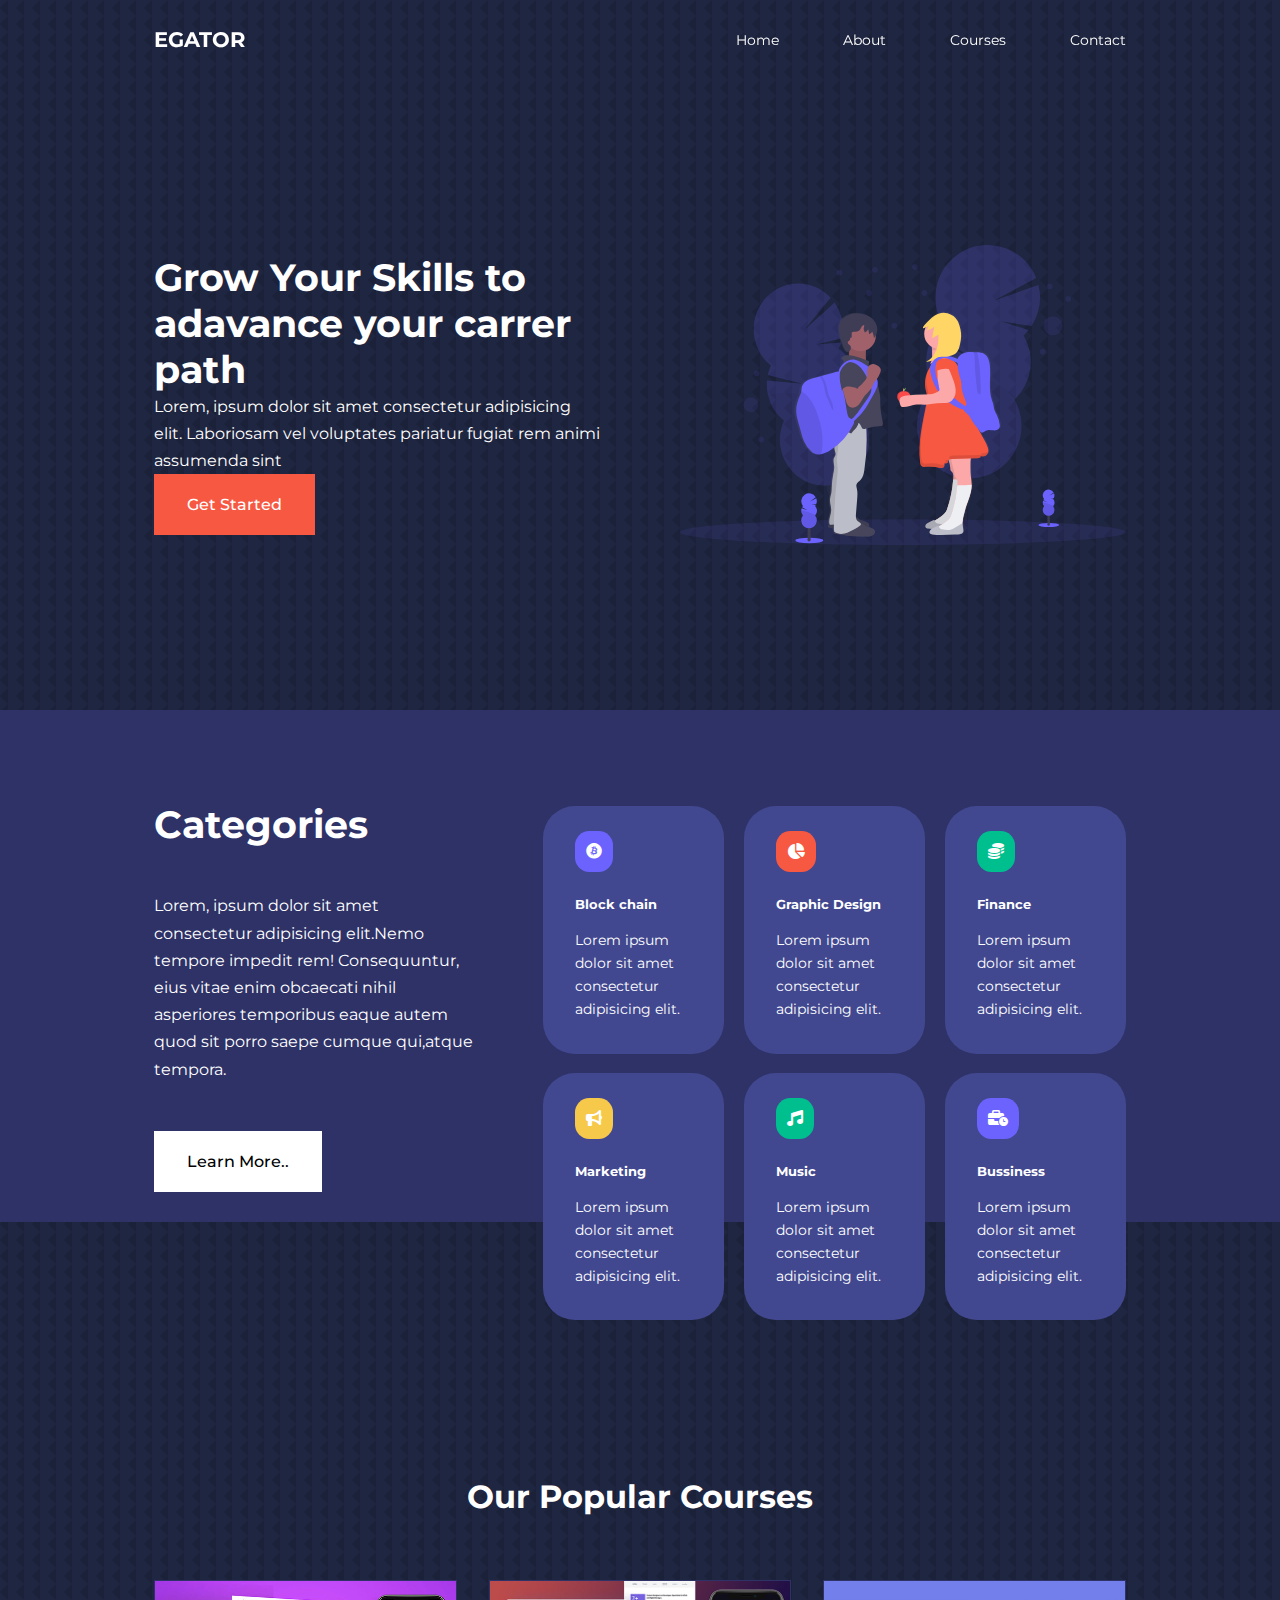
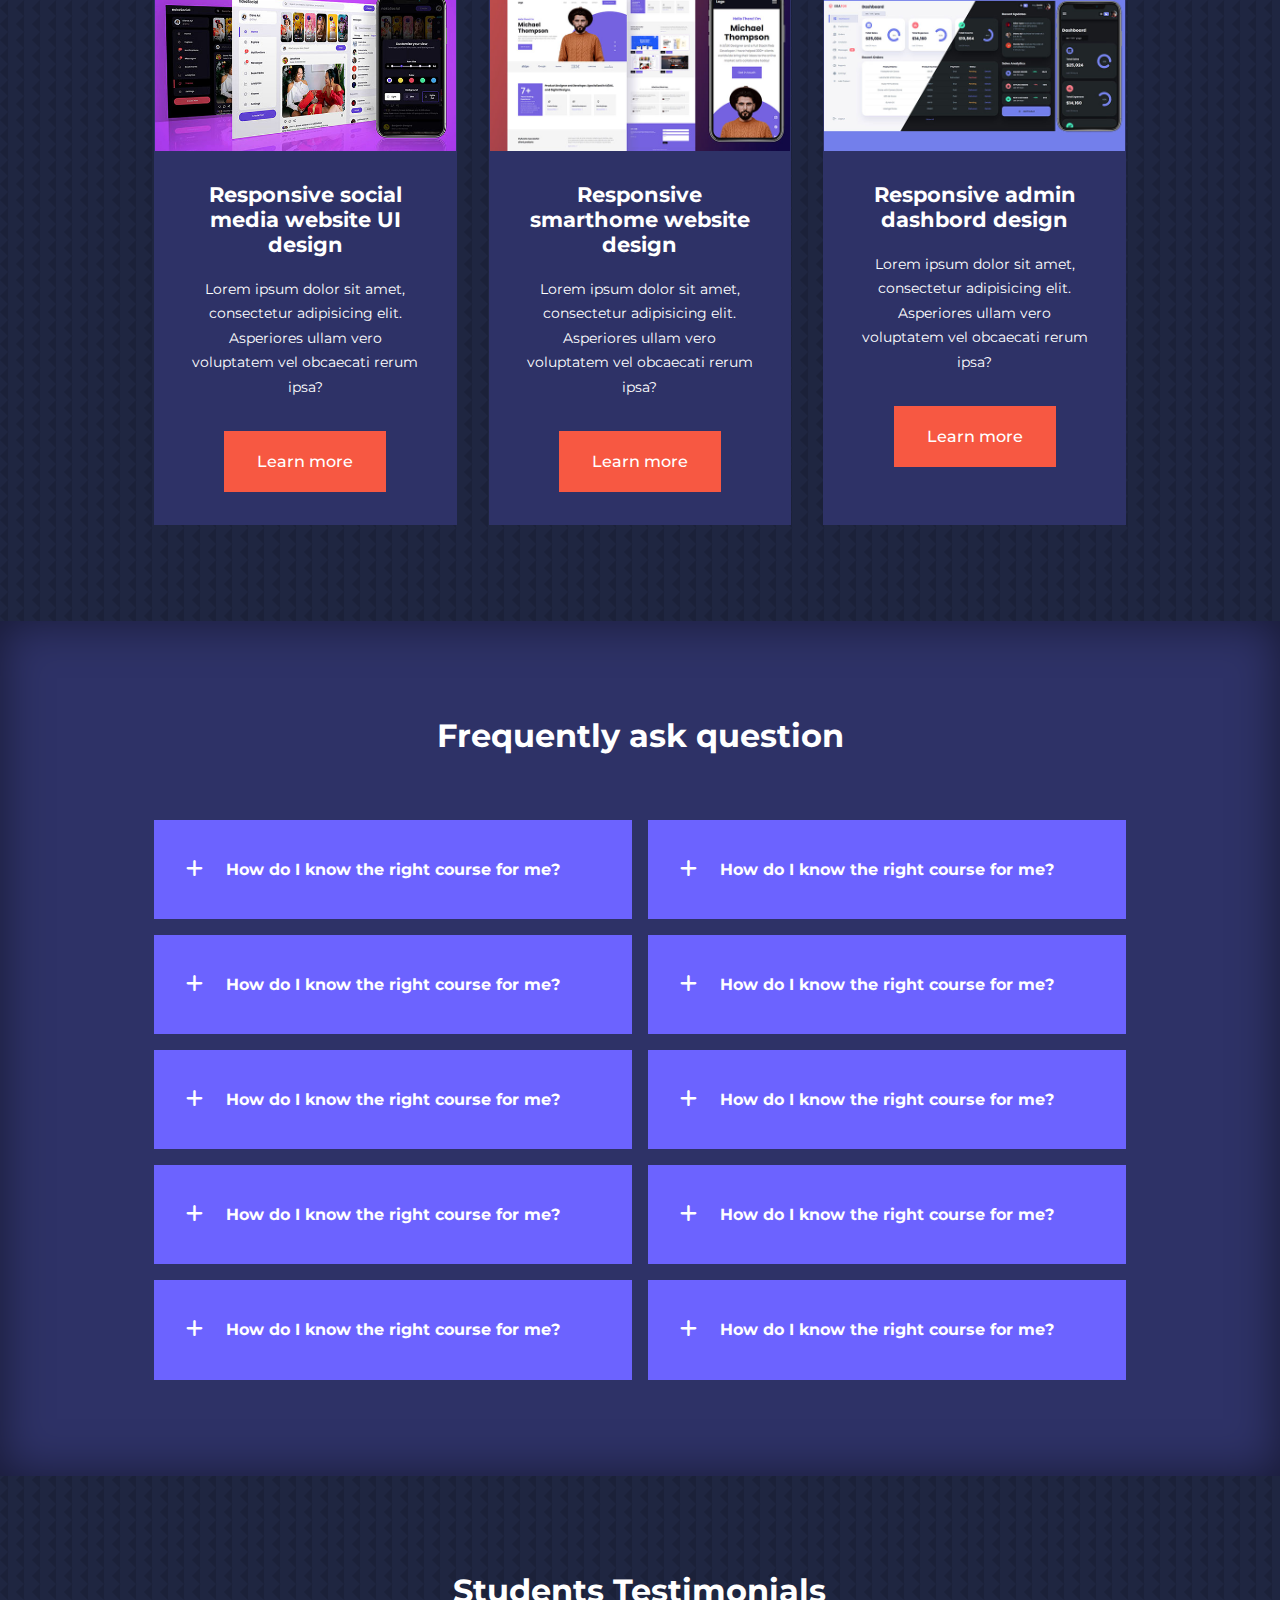
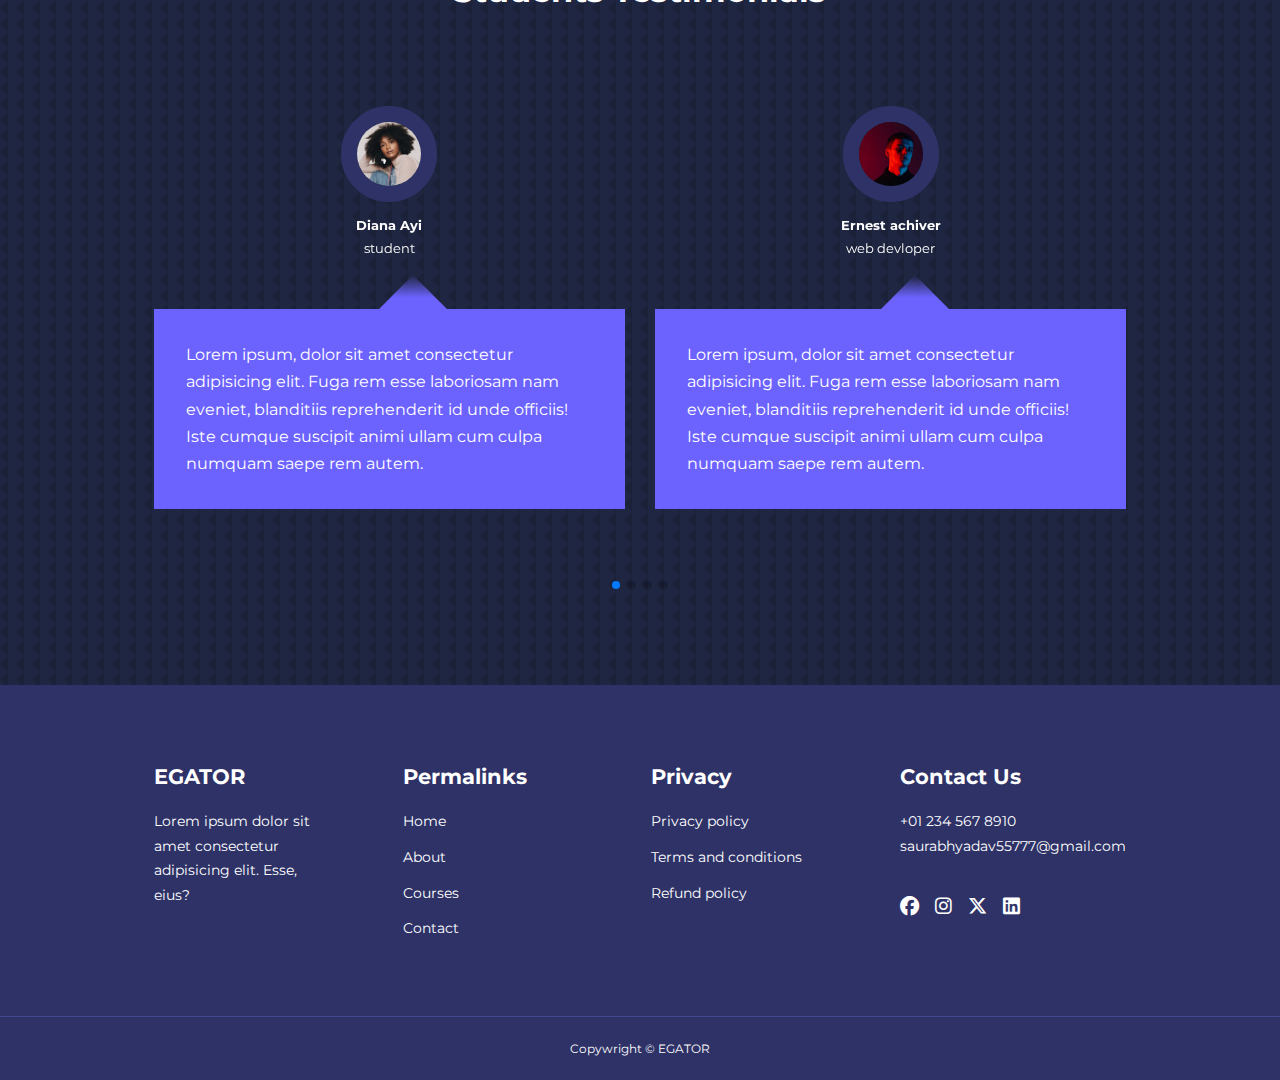
<file: index.html>
<!DOCTYPE html>
<html lang="en">

<head>
    <meta charset="UTF-8">
    <meta name="viewport" content="width=device-width, initial-scale=1.0">
    <title>Responsive multipage Eduation website using HTML, CSS & JavaScript</title>
    <link rel="stylesheet" href="style/style.css">
    <!-- FontAwsome -->
    <link rel="stylesheet" href="https://cdnjs.cloudflare.com/ajax/libs/font-awesome/6.4.2/css/all.min.css">

    <!-- Google Font -->
    <link rel="preconnect" href="https://fonts.googleapis.com">
    <link rel="preconnect" href="https://fonts.gstatic.com" crossorigin>
    <link
        href="https://fonts.googleapis.com/css2?family=Montserrat:wght@300;400;500;600;700;800;900&family=Poppins&display=swap"
        rel="stylesheet">
    <!-- Swiper js -->
    <link rel="stylesheet" href="https://cdn.jsdelivr.net/npm/swiper@10/swiper-bundle.min.css" />
    <style>
        body {
            background-image: url("./images/bg-texture.png");
        }
    </style>
</head>

<body>
    <!-- ==============================Navbar=========================== -->
    <nav>
        <div class=" container nav__container">
            <a href="index.html">
                <h4>EGATOR</h4>
            </a>
            <ul class="nav_menu">
                <li><a href="index.html">Home</a></li>
                <li><a href="about.html">About</a></li>
                <li><a href="courses.html">Courses</a></li>
                <li><a href="contact.html">Contact</a></li>
            </ul>
            <button id="open-menu-btn"><i class="fa-solid fa-bars"></i></button>
            <button id="closed-menu-btn"><i class="fa-solid fa-xmark"></i></button>
        </div>
    </nav>
    <!-- ===========================End of Navbar================================-->
    <!-- ============================Header====================================== -->
    <header>
        <div class="container header__container">
            <div class="header_left">
                <h1>Grow Your Skills to adavance your carrer path</h1>
                <p>Lorem, ipsum dolor sit amet consectetur adipisicing elit. Laboriosam
                    vel voluptates pariatur fugiat rem animi assumenda sint
                </p>
                <a href="courses.html" class="btn btn-primary">Get Started</a>
            </div>
            <div class="header_right">
                <div class="header_right-image">
                    <img src="images/header.svg">
                </div>
            </div>
        </div>
    </header>
    <!-- =================End of Header ======================================== -->
    <!-- =================  Categories  ======================================== -->
    <section class="categories">
        <div class="container categories-container">
            <div class="categories-left">
                <h1>Categories</h1>
                <p>
                    Lorem, ipsum dolor sit amet consectetur adipisicing elit.Nemo tempore
                    impedit rem! Consequuntur, eius vitae enim obcaecati nihil asperiores
                    temporibus eaque autem quod sit porro saepe cumque qui,atque tempora.
                </p>
                <a href="" class="btn">Learn More..</a>
            </div>
            <div class="categories-right">
                <artical class="category">
                    <span class="category_icon"><i class="fa-brands fa-bitcoin"></i></span>
                    <h5>Block chain</h5>
                    <p>
                        Lorem ipsum dolor sit amet consectetur adipisicing elit.
                    </p>
                </artical>

                <artical class="category">
                    <span class="category_icon">
                        <i class="fa-solid fa-chart-pie"></i>
                    </span>
                    <h5>Graphic Design</h5>
                    <p>
                        Lorem ipsum dolor sit amet consectetur adipisicing elit.
                    </p>
                </artical>

                <artical class="category">
                    <span class="category_icon">
                        <i class="fa-solid fa-coins"></i>
                    </span>
                    <h5>Finance</h5>
                    <p>
                        Lorem ipsum dolor sit amet consectetur adipisicing elit.
                    </p>
                </artical>

                <artical class="category">
                    <span class="category_icon">
                        <i class="fa-solid fa-bullhorn"></i>
                    </span>
                    <h5>Marketing</h5>
                    <p>
                        Lorem ipsum dolor sit amet consectetur adipisicing elit.
                    </p>
                </artical>

                <artical class="category">
                    <span class="category_icon">
                        <i class="fa-solid fa-music"></i>
                    </span>
                    <h5>Music</h5>
                    <p>
                        Lorem ipsum dolor sit amet consectetur adipisicing elit.
                    </p>
                </artical>

                <artical class="category">
                    <span class="category_icon">
                        <i class="fa-solid fa-business-time"></i>
                    </span>
                    <h5>Bussiness</h5>
                    <p>
                        Lorem ipsum dolor sit amet consectetur adipisicing elit.
                    </p>
                </artical>
            </div>
        </div>

    </section>
    <!-- ================= End of Categories ================================ -->
    <!-- =================  Courses  ======================================== -->
    <section class="courses">
        <h2>Our Popular Courses</h2>
        <div class="container courses_container">
            <artical class="course">
                <div class="course_image">
                    <img src="./images/course1.jpg" alt="">
                </div>
                <div class="course_info">
                    <h4>Responsive social media website UI design</h4>
                    <p>
                        Lorem ipsum dolor sit amet, consectetur adipisicing elit.
                        Asperiores ullam vero voluptatem vel obcaecati rerum ipsa?
                    </p>
                    <a href="courses.html" class="btn btn-primary">Learn more</a>
                </div>
            </artical>

            <artical class="course">
                <div class="course_image">
                    <img src="./images/course2.jpg" alt="">
                </div>
                <div class="course_info">
                    <h4>Responsive smarthome website design</h4>
                    <p>
                        Lorem ipsum dolor sit amet, consectetur adipisicing elit.
                        Asperiores ullam vero voluptatem vel obcaecati rerum ipsa?
                    </p>
                    <a href="courses.html" class="btn btn-primary">Learn more</a>
                </div>
            </artical>

            <artical class="course">
                <div class="course_image">
                    <img src="./images/course3.jpg" alt="">
                </div>
                <div class="course_info">
                    <h4>Responsive admin dashbord design</h4>
                    <p>
                        Lorem ipsum dolor sit amet, consectetur adipisicing elit.
                        Asperiores ullam vero voluptatem vel obcaecati rerum ipsa?
                    </p>
                    <a href="courses.html" class="btn btn-primary">Learn more</a>
                </div>
            </artical>
        </div>
    </section>
    <!-- ================  End of Courses  ================================== -->
    <!-- ================  Frequently ask question  ======================== -->
    <section class="faqs">
        <h2>Frequently ask question</h2>
        <div class="container faqs_container">
            <artical class="faq">
                <div class="faq_icon"><i class="fa-solid fa-plus"></i></div>
                <div class="question_answer">
                    <h4>How do I know the right course for me?</h4>
                    <p>
                        Lorem ipsum dolor sit amet, consectetur adipisicing elit. Corrupti
                        itaque id numquam nam minima? Ratione amet adipisci cumqu natus
                        est, libero dolores magni quam cum similique blanditiis quisquam
                        soluta optio?
                    </p>
                </div>
            </artical>

            <artical class="faq">
                <div class="faq_icon"><i class="fa-solid fa-plus"></i></div>
                <div class="question_answer">
                    <h4>How do I know the right course for me?</h4>
                    <p>
                        Lorem ipsum dolor sit amet, consectetur adipisicing elit. Corrupti
                        itaque id numquam nam minima? Ratione amet adipisci cumqu natus
                        est, libero dolores magni quam cum similique blanditiis quisquam
                        soluta optio?
                    </p>
                </div>
            </artical>

            <artical class="faq">
                <div class="faq_icon"><i class="fa-solid fa-plus"></i></div>
                <div class="question_answer">
                    <h4>How do I know the right course for me?</h4>
                    <p>
                        Lorem ipsum dolor sit amet, consectetur adipisicing elit. Corrupti
                        itaque id numquam nam minima? Ratione amet adipisci cumqu natus
                        est, libero dolores magni quam cum similique blanditiis quisquam
                        soluta optio?
                    </p>
                </div>
            </artical>

            <artical class="faq">
                <div class="faq_icon"><i class="fa-solid fa-plus"></i></div>
                <div class="question_answer">
                    <h4>How do I know the right course for me?</h4>
                    <p>
                        Lorem ipsum dolor sit amet, consectetur adipisicing elit. Corrupti
                        itaque id numquam nam minima? Ratione amet adipisci cumqu natus
                        est, libero dolores magni quam cum similique blanditiis quisquam
                        soluta optio?
                    </p>
                </div>
            </artical>

            <artical class="faq">
                <div class="faq_icon"><i class="fa-solid fa-plus"></i></div>
                <div class="question_answer">
                    <h4>How do I know the right course for me?</h4>
                    <p>
                        Lorem ipsum dolor sit amet, consectetur adipisicing elit. Corrupti
                        itaque id numquam nam minima? Ratione amet adipisci cumqu natus
                        est, libero dolores magni quam cum similique blanditiis quisquam
                        soluta optio?
                    </p>
                </div>
            </artical>

            <artical class="faq">
                <div class="faq_icon"><i class="fa-solid fa-plus"></i></div>
                <div class="question_answer">
                    <h4>How do I know the right course for me?</h4>
                    <p>
                        Lorem ipsum dolor sit amet, consectetur adipisicing elit. Corrupti
                        itaque id numquam nam minima? Ratione amet adipisci cumqu natus
                        est, libero dolores magni quam cum similique blanditiis quisquam
                        soluta optio?
                    </p>
                </div>
            </artical>

            <artical class="faq">
                <div class="faq_icon"><i class="fa-solid fa-plus"></i></div>
                <div class="question_answer">
                    <h4>How do I know the right course for me?</h4>
                    <p>
                        Lorem ipsum dolor sit amet, consectetur adipisicing elit. Corrupti
                        itaque id numquam nam minima? Ratione amet adipisci cumqu natus
                        est, libero dolores magni quam cum similique blanditiis quisquam
                        soluta optio?
                    </p>
                </div>
            </artical>

            <artical class="faq">
                <div class="faq_icon"><i class="fa-solid fa-plus"></i></div>
                <div class="question_answer">
                    <h4>How do I know the right course for me?</h4>
                    <p>
                        Lorem ipsum dolor sit amet, consectetur adipisicing elit. Corrupti
                        itaque id numquam nam minima? Ratione amet adipisci cumqu natus
                        est, libero dolores magni quam cum similique blanditiis quisquam
                        soluta optio?
                    </p>
                </div>
            </artical>

            <artical class="faq">
                <div class="faq_icon"><i class="fa-solid fa-plus"></i></div>
                <div class="question_answer">
                    <h4>How do I know the right course for me?</h4>
                    <p>
                        Lorem ipsum dolor sit amet, consectetur adipisicing elit. Corrupti
                        itaque id numquam nam minima? Ratione amet adipisci cumqu natus
                        est, libero dolores magni quam cum similique blanditiis quisquam
                        soluta optio?
                    </p>
                </div>
            </artical>

            <artical class="faq">
                <div class="faq_icon"><i class="fa-solid fa-plus"></i></div>
                <div class="question_answer">
                    <h4>How do I know the right course for me?</h4>
                    <p>
                        Lorem ipsum dolor sit amet, consectetur adipisicing elit. Corrupti
                        itaque id numquam nam minima? Ratione amet adipisci cumqu natus
                        est, libero dolores magni quam cum similique blanditiis quisquam
                        soluta optio?
                    </p>
                </div>
            </artical>

        </div>
    </section>
    <!-- ================  End of Frequently ask question=================== -->
    <!-- =================  Testimonials  ================================== -->
    <section class="container testimonials_container mySwiper">
        <h2>Students Testimonials</h2>
        <div class="swiper-wrapper">
            <artical class="testimonial swiper-slide">
                <div class="avatar">
                    <img src="images/avatar1.jpg">
                </div>
                <div class="testimonial_info">
                    <h5>Diana Ayi</h5>
                    <small>student</small>
                </div>
                <div class="testimonial_body">
                    <p>
                        Lorem ipsum, dolor sit amet consectetur adipisicing elit. Fuga
                        rem esse laboriosam nam eveniet, blanditiis reprehenderit id
                        unde officiis! Iste cumque suscipit animi ullam cum culpa numquam
                        saepe rem autem.
                    </p>
                </div>
            </artical>

            <artical class="testimonial swiper-slide">
                <div class="avatar">
                    <img src="images/avatar2.jpg">
                </div>
                <div class="testimonial_info">
                    <h5>Ernest achiver</h5>
                    <small>web devloper</small>
                </div>
                <div class="testimonial_body">
                    <p>
                        Lorem ipsum, dolor sit amet consectetur adipisicing elit. Fuga
                        rem esse laboriosam nam eveniet, blanditiis reprehenderit id
                        unde officiis! Iste cumque suscipit animi ullam cum culpa numquam
                        saepe rem autem.
                    </p>
                </div>
            </artical>

            <artical class="testimonial swiper-slide">
                <div class="avatar">
                    <img src="images/avatar3.jpg">
                </div>
                <div class="testimonial_info">
                    <h5>Edem quist</h5>
                    <small>student</small>
                </div>
                <div class="testimonial_body">
                    <p>
                        Lorem ipsum, dolor sit amet consectetur adipisicing elit. Fuga
                        rem esse laboriosam nam eveniet, blanditiis reprehenderit id
                        unde officiis! Iste cumque suscipit animi ullam cum culpa numquam
                        saepe rem autem.
                    </p>
                </div>
            </artical>

            <artical class="testimonial swiper-slide">
                <div class="avatar">
                    <img src="images/avatar4.jpg">
                </div>
                <div class="testimonial_info">
                    <h5>Hajiya Bint</h5>
                    <small>student</small>
                </div>
                <div class="testimonial_body">
                    <p>
                        Lorem ipsum, dolor sit amet consectetur adipisicing elit. Fuga
                        rem esse laboriosam nam eveniet, blanditiis reprehenderit id
                        unde officiis! Iste cumque suscipit animi ullam cum culpa numquam
                        saepe rem autem.
                    </p>
                </div>
            </artical>

            <artical class="testimonial swiper-slide">
                <div class="avatar">
                    <img src="images/avatar5.jpg">
                </div>
                <div class="testimonial_info">
                    <h5>Jane doe</h5>
                    <small>student</small>
                </div>
                <div class="testimonial_body">
                    <p>
                        Lorem ipsum, dolor sit amet consectetur adipisicing elit. Fuga
                        rem esse laboriosam nam eveniet, blanditiis reprehenderit id
                        unde officiis! Iste cumque suscipit animi ullam cum culpa numquam
                        saepe rem autem.
                    </p>
                </div>
            </artical>
        </div>
        <div class="swiper-pagination"></div>
    </section>

    <!-- =================  End of Testimonials  =========================== -->
    <!-- =================  Footer  ======================================== -->
    <footer class="footer">
        <div class="container footer_container">
            <div class="footer_1">
                <a href="index.html" class="footer_logo">
                    <h4>EGATOR</h4>
                </a>
                <p>Lorem ipsum dolor sit amet consectetur adipisicing elit. Esse, eius?</p>
            </div>
            <div class="footer_2">
                <h4>Permalinks</h4>
                <ul class="permalinks">
                    <li><a href="index.html">Home</a></li>
                    <li><a href="about.html">About</a></li>
                    <li><a href="courses.html">Courses</a></li>
                    <li><a href="contact.html">Contact</a></li>
                </ul>
            </div>
            <div class="footer_3">
                <h4>Privacy</h4>
                <ul class="privacy">
                    <li><a href="#">Privacy policy</a></li>
                    <li><a href="#">Terms and conditions</a></li>
                    <li><a href="#">Refund policy</a></li>
                </ul>
            </div>
            <div class="footer_4">
                <h4>Contact Us</h4>
                <div>
                    <p>+01 234 567 8910</p>
                    <p>saurabhyadav55777@gmail.com</p>
                </div>
                <ul class="footer_social">
                    <li><a href="#"><i class="fa-brands fa-facebook"></i></a></li>
                    <li><a href="#"><i class="fa-brands fa-instagram"></i></a></li>
                    <li><a href="#"><i class="fa-brands fa-x-twitter"></i></a></li>
                    <li><a href="#"><i class="fa-brands fa-linkedin"></i></a></li>
                </ul>
            </div>
        </div>
        <div class="footer_copyright">
            <small>Copywright &copy; EGATOR</small>
        </div>
    </footer>
    <!-- =================  End of footer  ================================= -->









    <script src="main.js"></script>
    <!-- Swiper js -->
    <script src="https://cdn.jsdelivr.net/npm/swiper@10/swiper-bundle.min.js"></script>
    <script>
        var swiper = new Swiper(".mySwiper", {
            slidesPerView: 1,
            spaceBetween: 30,
            pagination: {
                el: ".swiper-pagination",
                clickable: true,
            },
            // when window width is>=600px
            breakpoints: {
                600: {
                    slidesPerView: 2
                }
            }
        });
    </script>
</body>

</html>
</file>
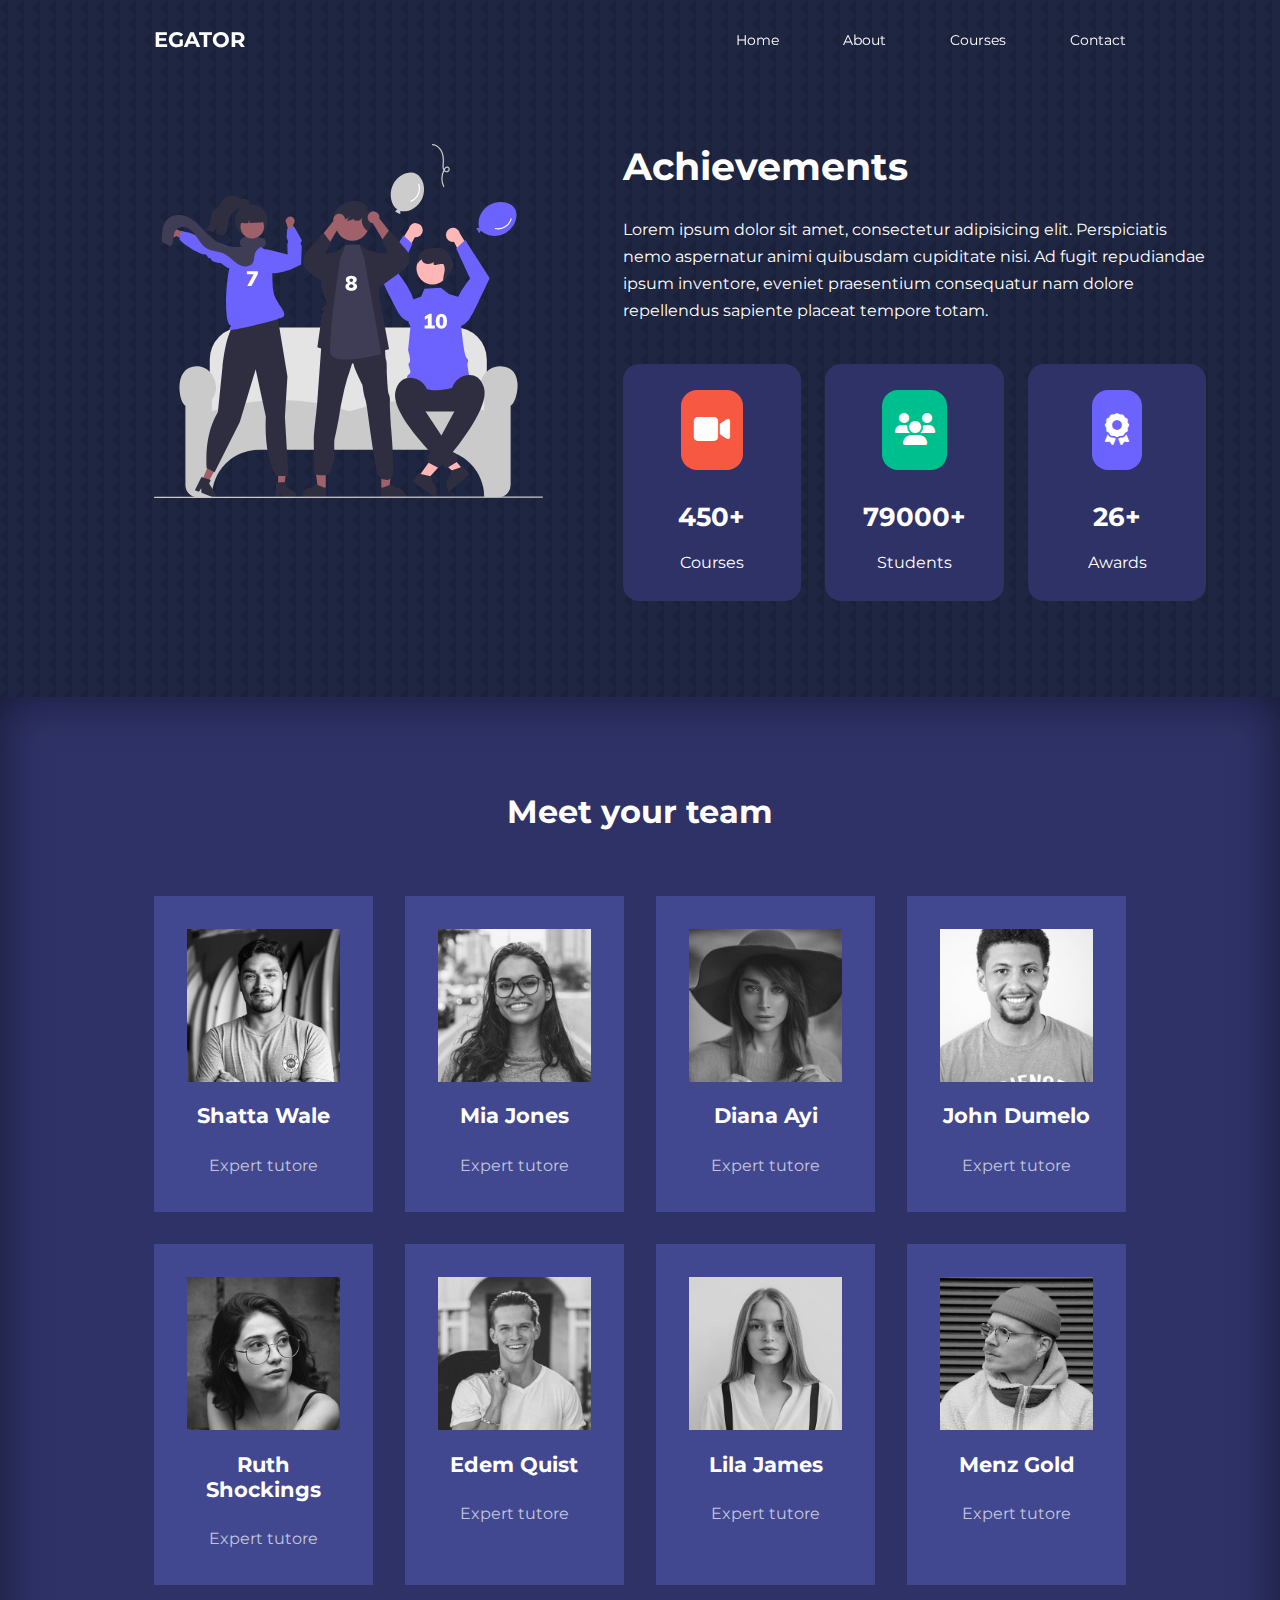
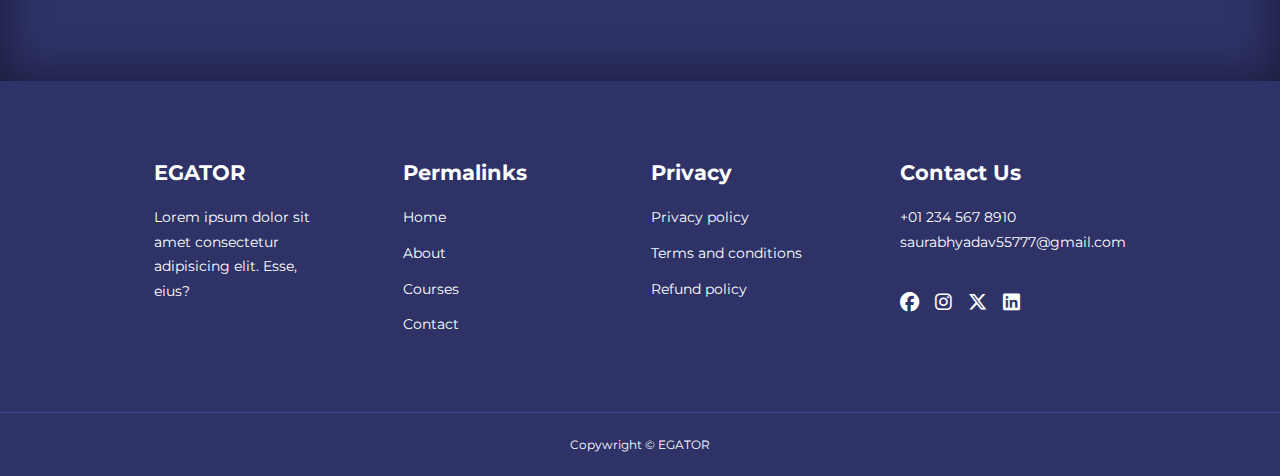
<file: about.html>
<!DOCTYPE html>
<html lang="en">

<head>
    <meta charset="UTF-8">
    <meta name="viewport" content="width=device-width, initial-scale=1.0">
    <title>Responsive multipage Eduation website using HTML, CSS & JavaScript</title>
    <link rel="stylesheet" href="style/style.css">
    <link rel="stylesheet" href="style/about.css">
    <!-- FontAwsome -->
    <link rel="stylesheet" href="https://cdnjs.cloudflare.com/ajax/libs/font-awesome/6.4.2/css/all.min.css">

    <!-- Google Font -->
    <link rel="preconnect" href="https://fonts.googleapis.com">
    <link rel="preconnect" href="https://fonts.gstatic.com" crossorigin>
    <link
        href="https://fonts.googleapis.com/css2?family=Montserrat:wght@300;400;500;600;700;800;900&family=Poppins&display=swap"
        rel="stylesheet">
    <style>
        body {
            background-image: url("./images/bg-texture.png");
        }
    </style>

</head>

<body>
    <!-- ==============================Navbar=========================== -->
    <nav>
        <div class=" container nav__container">
            <a href="index.html">
                <h4>EGATOR</h4>
            </a>
            <ul class="nav_menu">
                <li><a href="index.html">Home</a></li>
                <li><a href="about.html">About</a></li>
                <li><a href="courses.html">Courses</a></li>
                <li><a href="contact.html">Contact</a></li>
            </ul>
            <button id="open-menu-btn"><i class="fa-solid fa-bars"></i></button>
            <button id="closed-menu-btn"><i class="fa-solid fa-xmark"></i></button>
        </div>
    </nav>
    <!-- ==============================End of Navbar========================= -->
    <!-- ==============================Achievements========================= -->
    <section class="about_achievements">
        <div class="container about_achievements-container">
            <div class="about_achievements-left">
                <img src="images/about achievements.svg" alt="">
            </div>
            <div class="about_achievements-right">
                <h1>Achievements</h1>
                <p>
                    Lorem ipsum dolor sit amet, consectetur adipisicing elit. Perspiciatis
                    nemo aspernatur animi quibusdam cupiditate nisi. Ad fugit repudiandae
                    ipsum inventore, eveniet praesentium consequatur nam dolore repellendus
                    sapiente placeat tempore totam.
                </p>
                <div class="achievements_cards">
                    <artical class="achievements_card">
                        <span class="achievements_icon">
                            <i class="fa-solid fa-video"></i>
                        </span>
                        <h3>450+</h3>
                        <p>Courses</p>
                    </artical>

                    <artical class="achievements_card">
                        <span class="achievements_icon">
                            <i class="fa-solid fa-users"></i>
                        </span>
                        <h3>79000+</h3>
                        <p>Students</p>
                    </artical>

                    <artical class="achievements_card">
                        <span class="achievements_icon">
                            <i class="fa-solid fa-award"></i>
                        </span>
                        <h3>26+</h3>
                        <p>Awards</p>
                    </artical>
                </div>
            </div>
        </div>
    </section>
    <!-- ===========================End of Achievements====================== -->
    <!-- =================  Team  ======================================== -->
    <section class="team">
        <h2>Meet your team</h2>
        <div class="container team_container">
            <artical class="team_member">
                <div class="team_member-image"><img src="images/tm1.jpg" alt=""></div>
                <div class="team_member-info">
                    <h4>Shatta Wale</h4>
                    <p>Expert tutore</p>
                </div>
                <div class="team_member-social">
                    <a href="https://instagram.com" target="_blank">
                        <i class="fa-brands fa-instagram"></i>
                    </a>
                    <a href="https://twitter.com" target="_blank">
                        <i class="fa-brands fa-x-twitter"></i>
                    </a>
                    <a href="https://linkedin.com" target="_blank">
                        <i class="fa-brands fa-linkedin"></i>
                    </a>
                </div>
            </artical>

            <artical class="team_member">
                <div class="team_member-image"><img src="images/tm2.jpg" alt=""></div>
                <div class="team_member-info">
                    <h4>Mia Jones</h4>
                    <p>Expert tutore</p>
                </div>
                <div class="team_member-social">
                    <a href="https://instagram.com" target="_blank">
                        <i class="fa-brands fa-instagram"></i>
                    </a>
                    <a href="https://twitter.com" target="_blank">
                        <i class="fa-brands fa-x-twitter"></i>
                    </a>
                    <a href="https://linkedin.com" target="_blank">
                        <i class="fa-brands fa-linkedin"></i>
                    </a>
                </div>
            </artical>

            <artical class="team_member">
                <div class="team_member-image"><img src="images/tm3.jpg" alt=""></div>
                <div class="team_member-info">
                    <h4>Diana Ayi</h4>
                    <p>Expert tutore</p>
                </div>
                <div class="team_member-social">
                    <a href="https://instagram.com" target="_blank">
                        <i class="fa-brands fa-instagram"></i>
                    </a>
                    <a href="https://twitter.com" target="_blank">
                        <i class="fa-brands fa-x-twitter"></i>
                    </a>
                    <a href="https://linkedin.com" target="_blank">
                        <i class="fa-brands fa-linkedin"></i>
                    </a>
                </div>
            </artical>

            <artical class="team_member">
                <div class="team_member-image"><img src="images/tm4.jpg" alt=""></div>
                <div class="team_member-info">
                    <h4>John Dumelo</h4>
                    <p>Expert tutore</p>
                </div>
                <div class="team_member-social">
                    <a href="https://instagram.com" target="_blank">
                        <i class="fa-brands fa-instagram"></i>
                    </a>
                    <a href="https://twitter.com" target="_blank">
                        <i class="fa-brands fa-x-twitter"></i>
                    </a>
                    <a href="https://linkedin.com" target="_blank">
                        <i class="fa-brands fa-linkedin"></i>
                    </a>
                </div>
            </artical>

            <artical class="team_member">
                <div class="team_member-image"><img src="images/tm5.jpg" alt=""></div>
                <div class="team_member-info">
                    <h4>Ruth Shockings</h4>
                    <p>Expert tutore</p>
                </div>
                <div class="team_member-social">
                    <a href="https://instagram.com" target="_blank">
                        <i class="fa-brands fa-instagram"></i>
                    </a>
                    <a href="https://twitter.com" target="_blank">
                        <i class="fa-brands fa-x-twitter"></i>
                    </a>
                    <a href="https://linkedin.com" target="_blank">
                        <i class="fa-brands fa-linkedin"></i>
                    </a>
                </div>
            </artical>

            <artical class="team_member">
                <div class="team_member-image"><img src="images/tm6.jpg" alt=""></div>
                <div class="team_member-info">
                    <h4>Edem Quist</h4>
                    <p>Expert tutore</p>
                </div>
                <div class="team_member-social">
                    <a href="https://instagram.com" target="_blank">
                        <i class="fa-brands fa-instagram"></i>
                    </a>
                    <a href="https://twitter.com" target="_blank">
                        <i class="fa-brands fa-x-twitter"></i>
                    </a>
                    <a href="https://linkedin.com" target="_blank">
                        <i class="fa-brands fa-linkedin"></i>
                    </a>
                </div>
            </artical>

            <artical class="team_member">
                <div class="team_member-image"><img src="images/tm7.jpg" alt=""></div>
                <div class="team_member-info">
                    <h4>Lila James</h4>
                    <p>Expert tutore</p>
                </div>
                <div class="team_member-social">
                    <a href="https://instagram.com" target="_blank">
                        <i class="fa-brands fa-instagram"></i>
                    </a>
                    <a href="https://twitter.com" target="_blank">
                        <i class="fa-brands fa-x-twitter"></i>
                    </a>
                    <a href="https://linkedin.com" target="_blank">
                        <i class="fa-brands fa-linkedin"></i>
                    </a>
                </div>
            </artical>

            <artical class="team_member">
                <div class="team_member-image"><img src="images/tm8.jpg" alt=""></div>
                <div class="team_member-info">
                    <h4>Menz Gold</h4>
                    <p>Expert tutore</p>
                </div>
                <div class="team_member-social">
                    <a href="https://instagram.com" target="_blank">
                        <i class="fa-brands fa-instagram"></i>
                    </a>
                    <a href="https://twitter.com" target="_blank">
                        <i class="fa-brands fa-x-twitter"></i>
                    </a>
                    <a href="https://linkedin.com" target="_blank">
                        <i class="fa-brands fa-linkedin"></i>
                    </a>
                </div>
            </artical>
        </div>
    </section>
    <!-- =================  End of Team  ================================== -->
    <!-- =================  Footer  ======================================== -->
    <footer class="footer">
        <div class="container footer_container">
            <div class="footer_1">
                <a href="index.html" class="footer_logo">
                    <h4>EGATOR</h4>
                </a>
                <p>Lorem ipsum dolor sit amet consectetur adipisicing elit. Esse, eius?</p>
            </div>
            <div class="footer_2">
                <h4>Permalinks</h4>
                <ul class="permalinks">
                    <li><a href="index.html">Home</a></li>
                    <li><a href="about.html">About</a></li>
                    <li><a href="courses.html">Courses</a></li>
                    <li><a href="contact.html">Contact</a></li>
                </ul>
            </div>
            <div class="footer_3">
                <h4>Privacy</h4>
                <ul class="privacy">
                    <li><a href="#">Privacy policy</a></li>
                    <li><a href="#">Terms and conditions</a></li>
                    <li><a href="#">Refund policy</a></li>
                </ul>
            </div>
            <div class="footer_4">
                <h4>Contact Us</h4>
                <div>
                    <p>+01 234 567 8910</p>
                    <p>saurabhyadav55777@gmail.com</p>
                </div>
                <ul class="footer_social">
                    <li><a href="#"><i class="fa-brands fa-facebook"></i></a></li>
                    <li><a href="#"><i class="fa-brands fa-instagram"></i></a></li>
                    <li><a href="#"><i class="fa-brands fa-x-twitter"></i></a></li>
                    <li><a href="#"><i class="fa-brands fa-linkedin"></i></a></li>
                </ul>
            </div>
        </div>
        <div class="footer_copyright">
            <small>Copywright &copy; EGATOR</small>
        </div>
    </footer>
    <!-- =================  End of footer  ================================= -->
    <script src="main.js"></script>
</body>

</html>
</file>
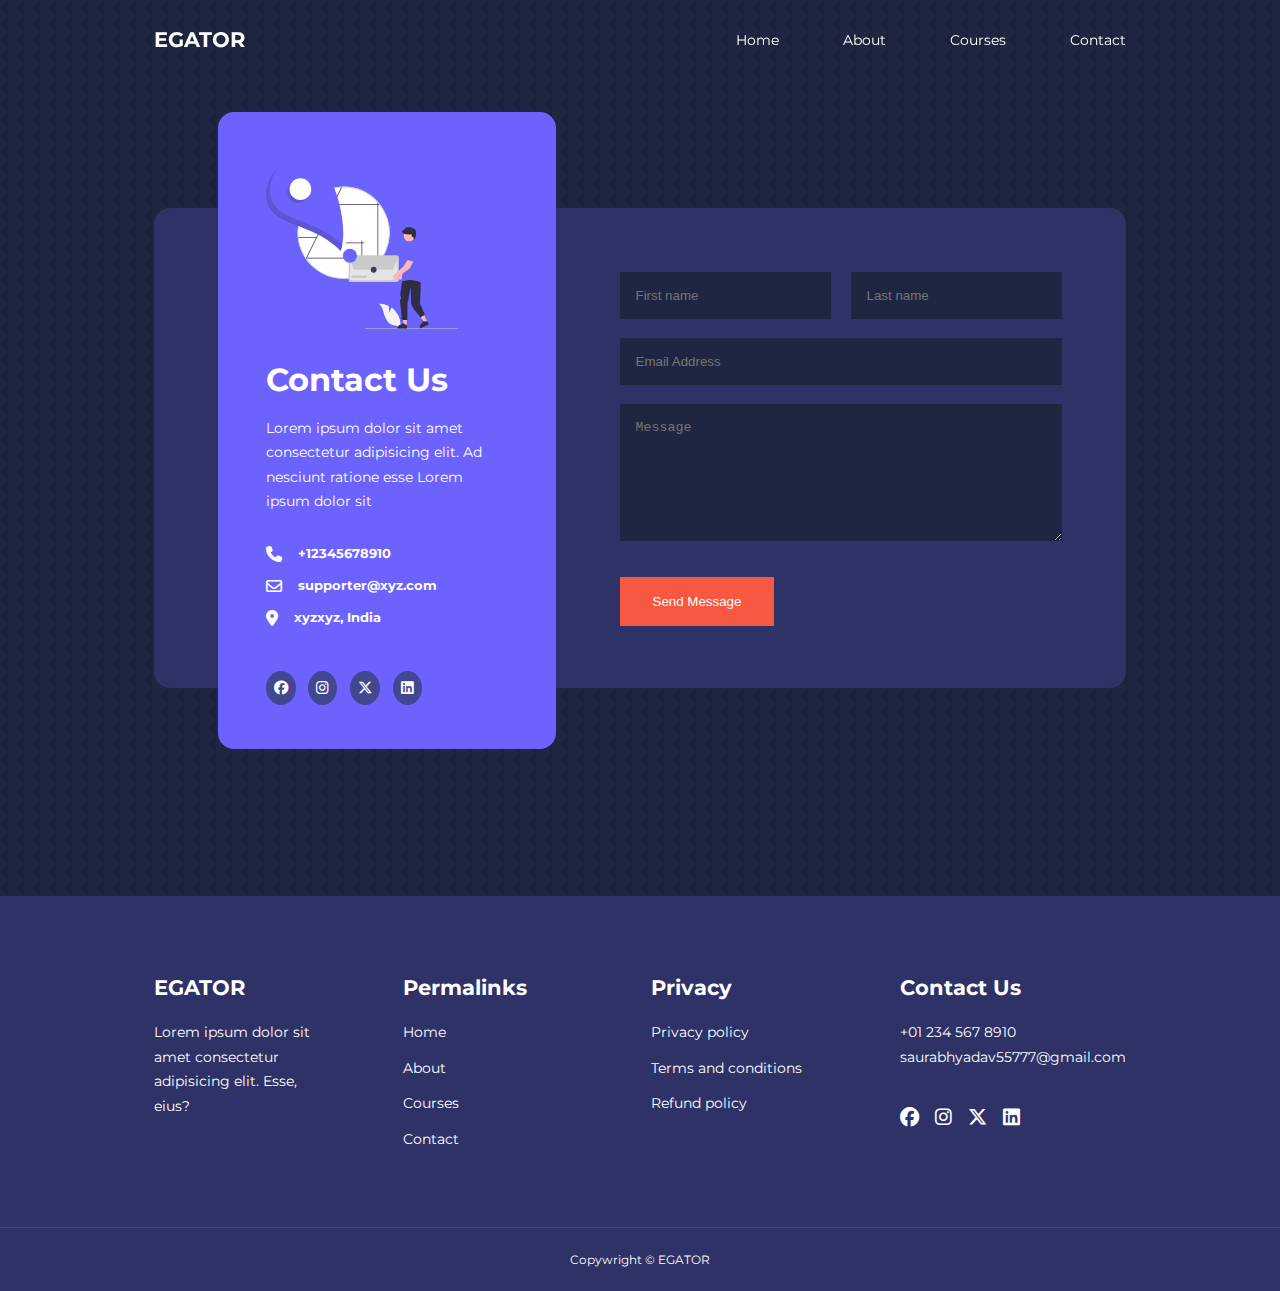
<file: contact.html>
<!DOCTYPE html>
<html lang="en">

<head>
    <meta charset="UTF-8">
    <meta name="viewport" content="width=device-width, initial-scale=1.0">
    <title>Responsive multipage Eduation website using HTML, CSS & JavaScript</title>
    <link rel="stylesheet" href="style/style.css">
    <link rel="stylesheet" href="style/contact.css">
    <!-- FontAwsome -->
    <link rel="stylesheet" href="https://cdnjs.cloudflare.com/ajax/libs/font-awesome/6.4.2/css/all.min.css">

    <!-- Google Font -->
    <link rel="preconnect" href="https://fonts.googleapis.com">
    <link rel="preconnect" href="https://fonts.gstatic.com" crossorigin>
    <link
        href="https://fonts.googleapis.com/css2?family=Montserrat:wght@300;400;500;600;700;800;900&family=Poppins&display=swap"
        rel="stylesheet">
    <style>
        body {
            background-image: url("./images/bg-texture.png");
        }
    </style>
</head>

<body>
    <!-- ==============================Navbar=========================== -->
    <nav>
        <div class=" container nav__container">
            <a href="index.html">
                <h4>EGATOR</h4>
            </a>
            <ul class="nav_menu">
                <li><a href="index.html">Home</a></li>
                <li><a href="about.html">About</a></li>
                <li><a href="courses.html">Courses</a></li>
                <li><a href="contact.html">Contact</a></li>
            </ul>
            <button id="open-menu-btn"><i class="fa-solid fa-bars"></i></button>
            <button id="closed-menu-btn"><i class="fa-solid fa-xmark"></i></button>
        </div>
    </nav>
    <!-- ==============================End of Navbar========================= -->



    <section class="contact">
        <div class="container contact_container">
            <aside class="contact_aside">
                <div class="aside_image">
                    <img src="images/contact.svg">
                </div>
                <h2>Contact Us</h2>
                <p>
                    Lorem ipsum dolor sit amet consectetur adipisicing elit.
                    Ad nesciunt ratione esse Lorem ipsum dolor sit
                </p>
                <ul class="contact_details">
                    <li>
                        <i class="fa-solid fa-phone"></i>
                        <h5>+12345678910</h5>
                    </li>
                    <li>
                        <i class="fa-regular fa-envelope"></i>
                        <h5>supporter@xyz.com</h5>
                    </li>
                    <li>
                        <i class="fa-solid fa-location-dot"></i>
                        <h5>xyzxyz, India</h5>
                    </li>
                </ul>
                <ul class="contact_socials">
                    <li><a href="https://facebook.com">
                            <i class="fa-brands fa-facebook"></i></a></li>
                    <li><a href="https://instagram.com">
                            <i class="fa-brands fa-instagram"></i></a></li>
                    <li><a href="https://twitter.com">
                            <i class="fa-brands fa-x-twitter"></i></a></li>
                    <li><a href="https://linkedin.com">
                            <i class="fa-brands fa-linkedin"></i></a></li>
                </ul>
            </aside>

            <form id="contact_info" action="https://formspree.io/f/mnqkwvep" method="POST" class="contact_form">
                <div class="form_name">
                    <input type="text" name="First Name" placeholder="First name" required>
                    <input type="text" name="Last Name" placeholder="Last name" required>
                </div>
                <input type="email" name="Email Address" placeholder="Email Address" required>
                <textarea name="Message" rows="7" required placeholder="Message"></textarea>
                <button type="submit" class="btn btn-primary">Send Message</button>
            </form>
        </div>
    </section>



    <!-- =================  Footer  ======================================== -->
    <footer class="footer">
        <div class="container footer_container">
            <div class="footer_1">
                <a href="index.html" class="footer_logo">
                    <h4>EGATOR</h4>
                </a>
                <p>Lorem ipsum dolor sit amet consectetur adipisicing elit. Esse, eius?</p>
            </div>
            <div class="footer_2">
                <h4>Permalinks</h4>
                <ul class="permalinks">
                    <li><a href="index.html">Home</a></li>
                    <li><a href="about.html">About</a></li>
                    <li><a href="courses.html">Courses</a></li>
                    <li><a href="contact.html">Contact</a></li>
                </ul>
            </div>
            <div class="footer_3">
                <h4>Privacy</h4>
                <ul class="privacy">
                    <li><a href="#">Privacy policy</a></li>
                    <li><a href="#">Terms and conditions</a></li>
                    <li><a href="#">Refund policy</a></li>
                </ul>
            </div>
            <div class="footer_4">
                <h4>Contact Us</h4>
                <div>
                    <p>+01 234 567 8910</p>
                    <p>saurabhyadav55777@gmail.com</p>
                </div>
                <ul class="footer_social">
                    <li><a href="#"><i class="fa-brands fa-facebook"></i></a></li>
                    <li><a href="#"><i class="fa-brands fa-instagram"></i></a></li>
                    <li><a href="#"><i class="fa-brands fa-x-twitter"></i></a></li>
                    <li><a href="#"><i class="fa-brands fa-linkedin"></i></a></li>
                </ul>
            </div>
        </div>
        <div class="footer_copyright">
            <small>Copywright &copy; EGATOR</small>
        </div>
    </footer>
    <!-- =================  End of footer  ================================= -->
    <script src="main.js"></script>

</body>

</html>
</file>
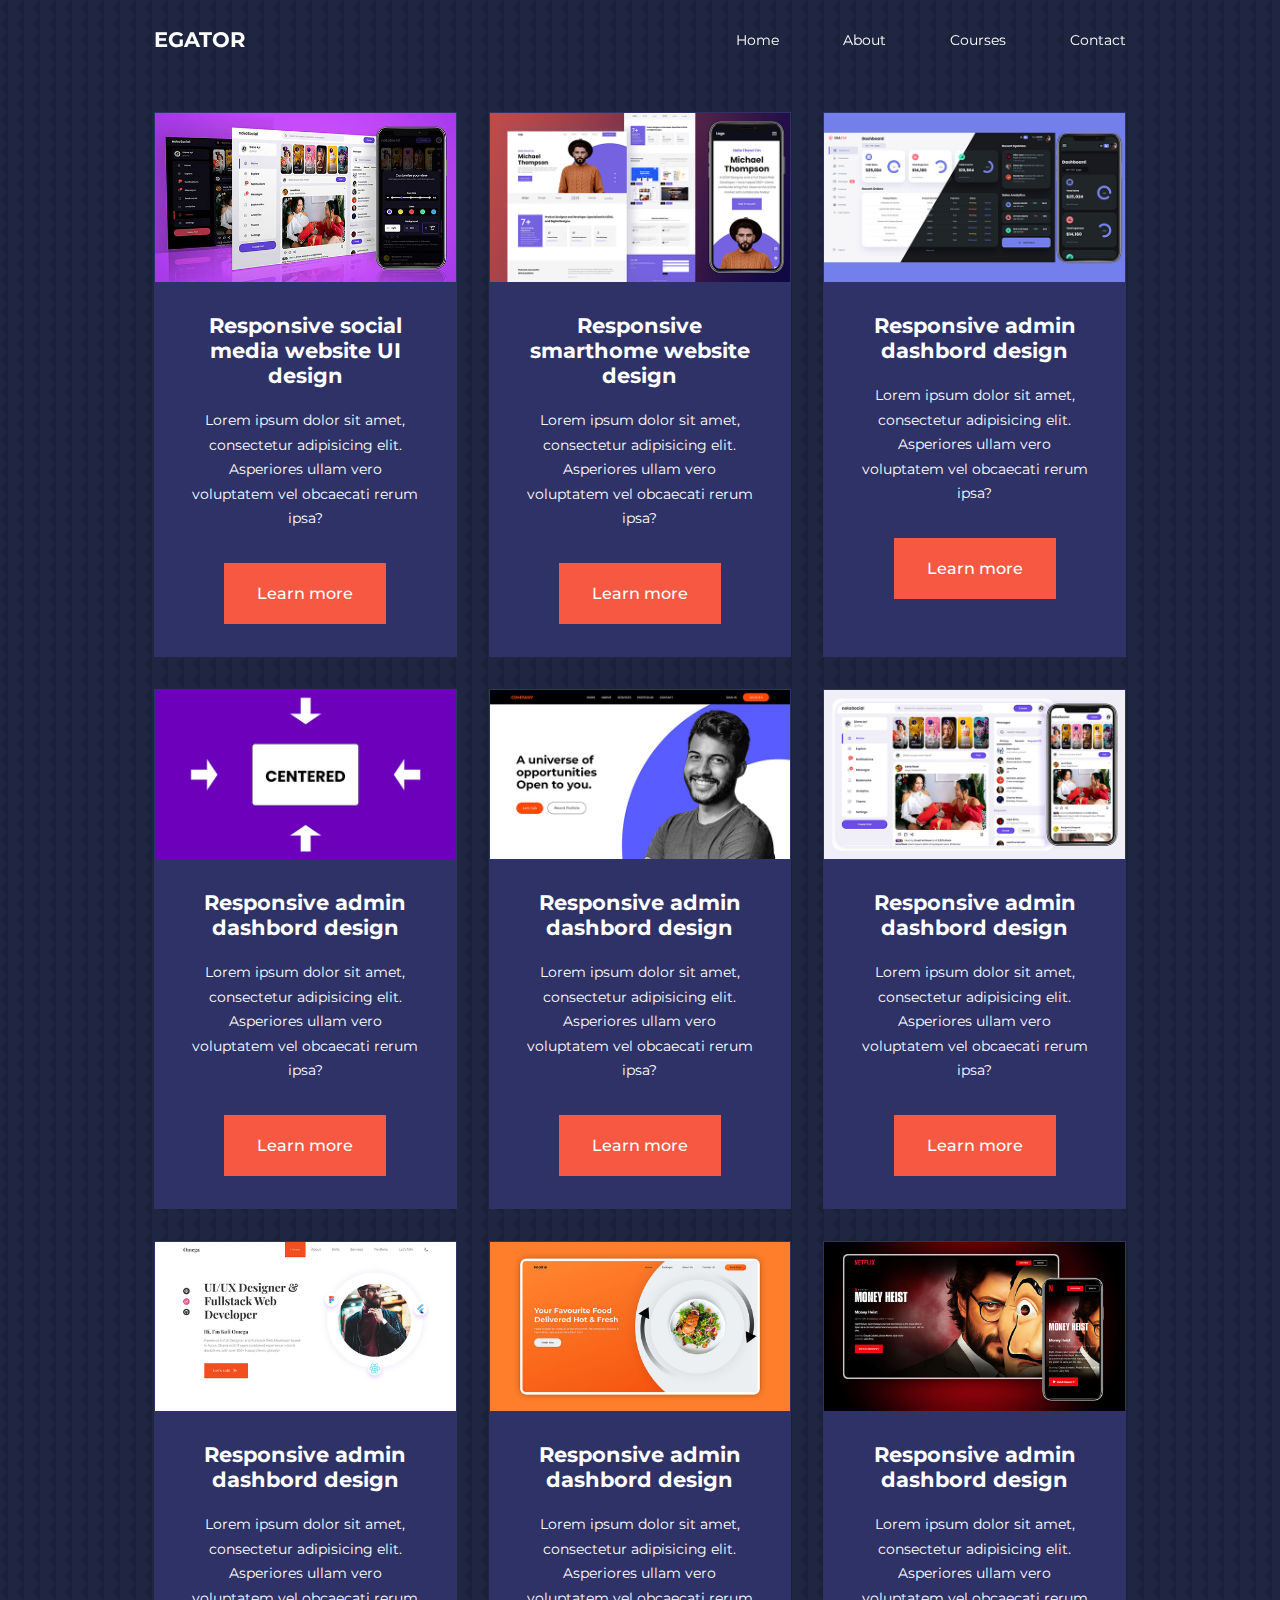
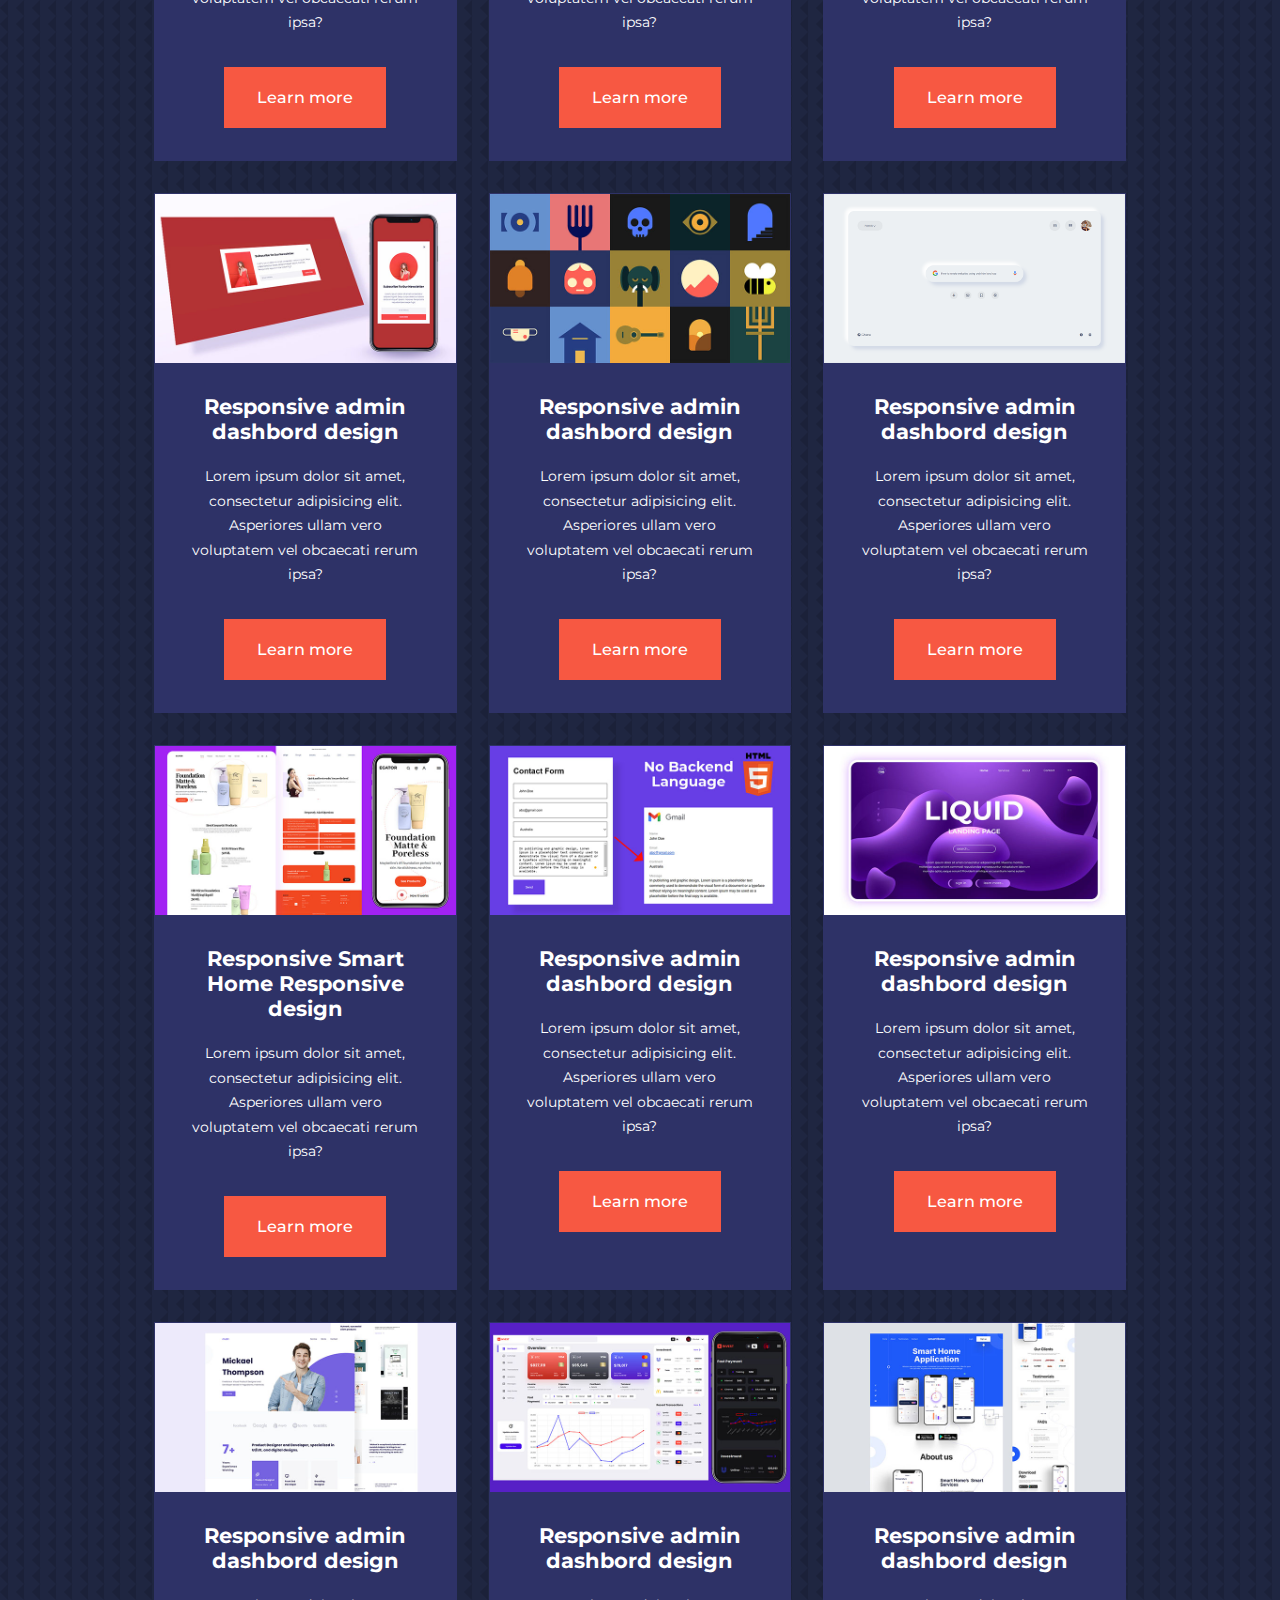
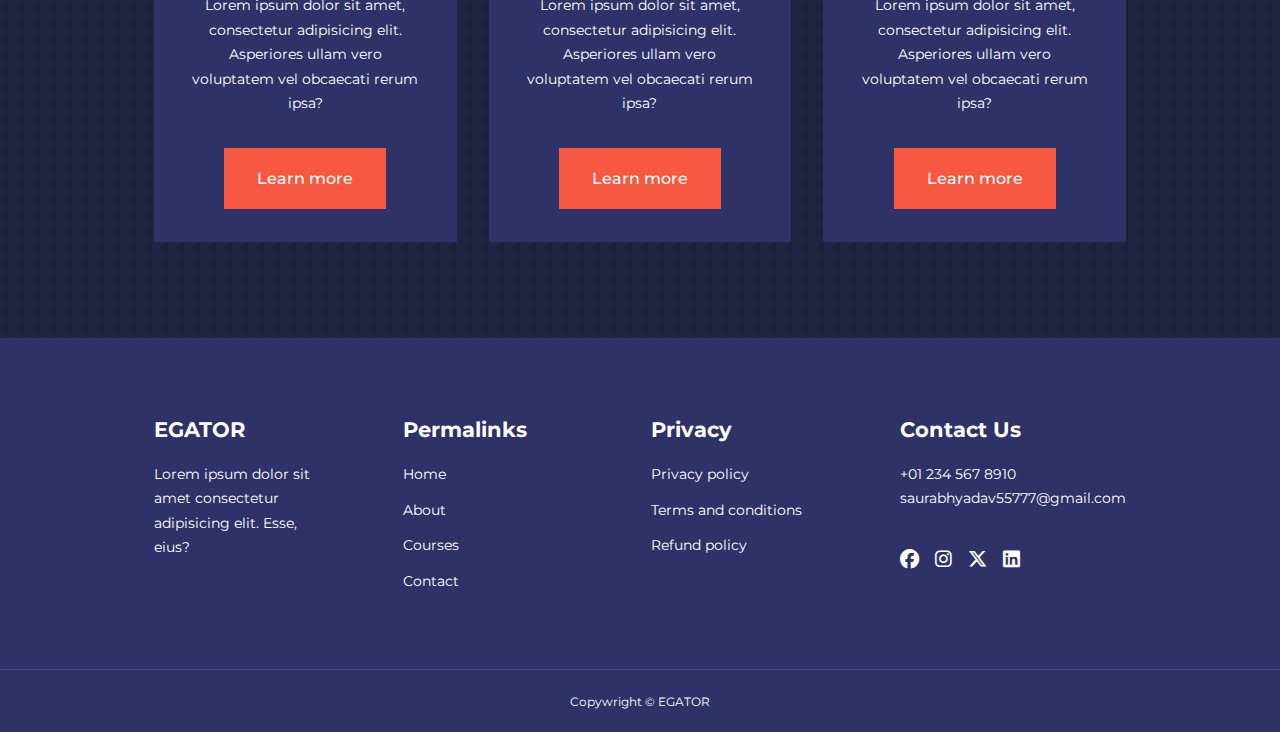
<file: courses.html>
<!DOCTYPE html>
<html lang="en">

<head>
    <meta charset="UTF-8">
    <meta name="viewport" content="width=device-width, initial-scale=1.0">
    <title>Responsive multipage Eduation website using HTML, CSS & JavaScript</title>
    <link rel="stylesheet" href="style/style.css">

    <!-- FontAwsome -->
    <link rel="stylesheet" href="https://cdnjs.cloudflare.com/ajax/libs/font-awesome/6.4.2/css/all.min.css">

    <!-- Google Font -->
    <link rel="preconnect" href="https://fonts.googleapis.com">
    <link rel="preconnect" href="https://fonts.gstatic.com" crossorigin>
    <link
        href="https://fonts.googleapis.com/css2?family=Montserrat:wght@300;400;500;600;700;800;900&family=Poppins&display=swap"
        rel="stylesheet">

    <style>
        .courses {
            margin-top: 1rem;
        }

        body {
            background-image: url("./images/bg-texture.png");
        }
    </style>
</head>

<body>
    <!-- ==============================Navbar=========================== -->
    <nav>
        <div class=" container nav__container">
            <a href="index.html">
                <h4>EGATOR</h4>
            </a>
            <ul class="nav_menu">
                <li><a href="index.html">Home</a></li>
                <li><a href="about.html">About</a></li>
                <li><a href="courses.html">Courses</a></li>
                <li><a href="contact.html">Contact</a></li>
            </ul>
            <button id="open-menu-btn"><i class="fa-solid fa-bars"></i></button>
            <button id="closed-menu-btn"><i class="fa-solid fa-xmark"></i></button>
        </div>
    </nav>
    <!-- ==============================End of Navbar========================= -->
    <!-- =================  Courses  ======================================== -->
    <section class="courses">

        <div class="container courses_container">
            <artical class="course">
                <div class="course_image">
                    <img src="./images/course1.jpg" alt="">
                </div>
                <div class="course_info">
                    <h4>Responsive social media website UI design</h4>
                    <p>
                        Lorem ipsum dolor sit amet, consectetur adipisicing elit.
                        Asperiores ullam vero voluptatem vel obcaecati rerum ipsa?
                    </p>
                    <a href="courses.html" class="btn btn-primary">Learn more</a>
                </div>
            </artical>

            <artical class="course">
                <div class="course_image">
                    <img src="./images/course2.jpg" alt="">
                </div>
                <div class="course_info">
                    <h4>Responsive smarthome website design</h4>
                    <p>
                        Lorem ipsum dolor sit amet, consectetur adipisicing elit.
                        Asperiores ullam vero voluptatem vel obcaecati rerum ipsa?
                    </p>
                    <a href="courses.html" class="btn btn-primary">Learn more</a>
                </div>
            </artical>

            <artical class="course">
                <div class="course_image">
                    <img src="./images/course3.jpg" alt="">
                </div>
                <div class="course_info">
                    <h4>Responsive admin dashbord design</h4>
                    <p>
                        Lorem ipsum dolor sit amet, consectetur adipisicing elit.
                        Asperiores ullam vero voluptatem vel obcaecati rerum ipsa?
                    </p>
                    <a href="courses.html" class="btn btn-primary">Learn more</a>
                </div>
            </artical>

            <artical class="course">
                <div class="course_image">
                    <img src="./images/course4.jpg" alt="">
                </div>
                <div class="course_info">
                    <h4>Responsive admin dashbord design</h4>
                    <p>
                        Lorem ipsum dolor sit amet, consectetur adipisicing elit.
                        Asperiores ullam vero voluptatem vel obcaecati rerum ipsa?
                    </p>
                    <a href="courses.html" class="btn btn-primary">Learn more</a>
                </div>
            </artical>

            <artical class="course">
                <div class="course_image">
                    <img src="./images/course5.jpg" alt="">
                </div>
                <div class="course_info">
                    <h4>Responsive admin dashbord design</h4>
                    <p>
                        Lorem ipsum dolor sit amet, consectetur adipisicing elit.
                        Asperiores ullam vero voluptatem vel obcaecati rerum ipsa?
                    </p>
                    <a href="courses.html" class="btn btn-primary">Learn more</a>
                </div>
            </artical>

            <artical class="course">
                <div class="course_image">
                    <img src="./images/course6.jpg" alt="">
                </div>
                <div class="course_info">
                    <h4>Responsive admin dashbord design</h4>
                    <p>
                        Lorem ipsum dolor sit amet, consectetur adipisicing elit.
                        Asperiores ullam vero voluptatem vel obcaecati rerum ipsa?
                    </p>
                    <a href="courses.html" class="btn btn-primary">Learn more</a>
                </div>
            </artical>

            <artical class="course">
                <div class="course_image">
                    <img src="./images/course7.jpg" alt="">
                </div>
                <div class="course_info">
                    <h4>Responsive admin dashbord design</h4>
                    <p>
                        Lorem ipsum dolor sit amet, consectetur adipisicing elit.
                        Asperiores ullam vero voluptatem vel obcaecati rerum ipsa?
                    </p>
                    <a href="courses.html" class="btn btn-primary">Learn more</a>
                </div>
            </artical>

            <artical class="course">
                <div class="course_image">
                    <img src="./images/course8.jpg" alt="">
                </div>
                <div class="course_info">
                    <h4>Responsive admin dashbord design</h4>
                    <p>
                        Lorem ipsum dolor sit amet, consectetur adipisicing elit.
                        Asperiores ullam vero voluptatem vel obcaecati rerum ipsa?
                    </p>
                    <a href="courses.html" class="btn btn-primary">Learn more</a>
                </div>
            </artical>

            <artical class="course">
                <div class="course_image">
                    <img src="./images/course9.jpg" alt="">
                </div>
                <div class="course_info">
                    <h4>Responsive admin dashbord design</h4>
                    <p>
                        Lorem ipsum dolor sit amet, consectetur adipisicing elit.
                        Asperiores ullam vero voluptatem vel obcaecati rerum ipsa?
                    </p>
                    <a href="courses.html" class="btn btn-primary">Learn more</a>
                </div>
            </artical>

            <artical class="course">
                <div class="course_image">
                    <img src="./images/course10.jpg" alt="">
                </div>
                <div class="course_info">
                    <h4>Responsive admin dashbord design</h4>
                    <p>
                        Lorem ipsum dolor sit amet, consectetur adipisicing elit.
                        Asperiores ullam vero voluptatem vel obcaecati rerum ipsa?
                    </p>
                    <a href="courses.html" class="btn btn-primary">Learn more</a>
                </div>
            </artical>

            <artical class="course">
                <div class="course_image">
                    <img src="./images/course11.jpg" alt="">
                </div>
                <div class="course_info">
                    <h4>Responsive admin dashbord design</h4>
                    <p>
                        Lorem ipsum dolor sit amet, consectetur adipisicing elit.
                        Asperiores ullam vero voluptatem vel obcaecati rerum ipsa?
                    </p>
                    <a href="courses.html" class="btn btn-primary">Learn more</a>
                </div>
            </artical>

            <artical class="course">
                <div class="course_image">
                    <img src="./images/course12.jpg" alt="">
                </div>
                <div class="course_info">
                    <h4>Responsive admin dashbord design</h4>
                    <p>
                        Lorem ipsum dolor sit amet, consectetur adipisicing elit.
                        Asperiores ullam vero voluptatem vel obcaecati rerum ipsa?
                    </p>
                    <a href="courses.html" class="btn btn-primary">Learn more</a>
                </div>
            </artical>

            <artical class="course">
                <div class="course_image">
                    <img src="./images/course13.jpg" alt="">
                </div>
                <div class="course_info">
                    <h4>Responsive Smart Home Responsive design</h4>
                    <p>
                        Lorem ipsum dolor sit amet, consectetur adipisicing elit.
                        Asperiores ullam vero voluptatem vel obcaecati rerum ipsa?
                    </p>
                    <a href="courses.html" class="btn btn-primary">Learn more</a>
                </div>
            </artical>

            <artical class="course">
                <div class="course_image">
                    <img src="./images/course14.jpg" alt="">
                </div>
                <div class="course_info">
                    <h4>Responsive admin dashbord design</h4>
                    <p>
                        Lorem ipsum dolor sit amet, consectetur adipisicing elit.
                        Asperiores ullam vero voluptatem vel obcaecati rerum ipsa?
                    </p>
                    <a href="courses.html" class="btn btn-primary">Learn more</a>
                </div>
            </artical>

            <artical class="course">
                <div class="course_image">
                    <img src="./images/course15.jpg" alt="">
                </div>
                <div class="course_info">
                    <h4>Responsive admin dashbord design</h4>
                    <p>
                        Lorem ipsum dolor sit amet, consectetur adipisicing elit.
                        Asperiores ullam vero voluptatem vel obcaecati rerum ipsa?
                    </p>
                    <a href="courses.html" class="btn btn-primary">Learn more</a>
                </div>
            </artical>

            <artical class="course">
                <div class="course_image">
                    <img src="./images/course16.jpg" alt="">
                </div>
                <div class="course_info">
                    <h4>Responsive admin dashbord design</h4>
                    <p>
                        Lorem ipsum dolor sit amet, consectetur adipisicing elit.
                        Asperiores ullam vero voluptatem vel obcaecati rerum ipsa?
                    </p>
                    <a href="courses.html" class="btn btn-primary">Learn more</a>
                </div>
            </artical>

            <artical class="course">
                <div class="course_image">
                    <img src="./images/course17.jpg" alt="">
                </div>
                <div class="course_info">
                    <h4>Responsive admin dashbord design</h4>
                    <p>
                        Lorem ipsum dolor sit amet, consectetur adipisicing elit.
                        Asperiores ullam vero voluptatem vel obcaecati rerum ipsa?
                    </p>
                    <a href="courses.html" class="btn btn-primary">Learn more</a>
                </div>
            </artical>

            <artical class="course">
                <div class="course_image">
                    <img src="./images/course18.jpg" alt="">
                </div>
                <div class="course_info">
                    <h4>Responsive admin dashbord design</h4>
                    <p>
                        Lorem ipsum dolor sit amet, consectetur adipisicing elit.
                        Asperiores ullam vero voluptatem vel obcaecati rerum ipsa?
                    </p>
                    <a href="courses.html" class="btn btn-primary">Learn more</a>
                </div>
            </artical>
        </div>
    </section>
    <!-- ================  End of Courses  ================================== -->


    <!-- =================  Footer  ======================================== -->
    <footer class="footer">
        <div class="container footer_container">
            <div class="footer_1">
                <a href="index.html" class="footer_logo">
                    <h4>EGATOR</h4>
                </a>
                <p>Lorem ipsum dolor sit amet consectetur adipisicing elit. Esse, eius?</p>
            </div>
            <div class="footer_2">
                <h4>Permalinks</h4>
                <ul class="permalinks">
                    <li><a href="index.html">Home</a></li>
                    <li><a href="about.html">About</a></li>
                    <li><a href="courses.html">Courses</a></li>
                    <li><a href="contact.html">Contact</a></li>
                </ul>
            </div>
            <div class="footer_3">
                <h4>Privacy</h4>
                <ul class="privacy">
                    <li><a href="#">Privacy policy</a></li>
                    <li><a href="#">Terms and conditions</a></li>
                    <li><a href="#">Refund policy</a></li>
                </ul>
            </div>
            <div class="footer_4">
                <h4>Contact Us</h4>
                <div>
                    <p>+01 234 567 8910</p>
                    <p>saurabhyadav55777@gmail.com</p>
                </div>
                <ul class="footer_social">
                    <li><a href="#"><i class="fa-brands fa-facebook"></i></a></li>
                    <li><a href="#"><i class="fa-brands fa-instagram"></i></a></li>
                    <li><a href="#"><i class="fa-brands fa-x-twitter"></i></a></li>
                    <li><a href="#"><i class="fa-brands fa-linkedin"></i></a></li>
                </ul>
            </div>
        </div>
        <div class="footer_copyright">
            <small>Copywright &copy; EGATOR</small>
        </div>
    </footer>
    <!-- =================  End of footer  ================================= -->
    <script src="main.js"></script>
</body>

</html>
</file>
<file: style/style.css>
*{
    margin: 0;
    padding: 0;
    border: 0;
    outline: 0;
    text-decoration: none;
    list-style: none;
    box-sizing: border-box;
}

:root{
    --color-primary:#6c63ff;
    --color-success:#00bf8e;
    --color-warning:#f7c94b;
    --color-danger:#f75842;
    --color-danger-variant:rgba(247,88,66,0.4);
    --color-white:#fff;
    --color-light:rgba(255,255,255,0.7);
    --color-black:#000;
    --color-bg:#1f2641;
    --color-bg1:#2e3267;
    --color-bg2:#424890;

    --container-width-lg:76%;
    --container-width-md:90%;
    --container-width-sm:94%;

    --transition: all 400ms ease;
}

body{
    font-family: 'Montserrat', sans-serif;
    line-height: 1.7;
    color: var(--color-white);
    background: var(--color-bg) ;
    
}

.container{
    width:var(--container-width-lg);
    margin: 0 auto;
}

section{
    padding: 6rem 0;
}

section h2{
    text-align: center;
    margin-bottom: 4rem;
}

h1,h2,h3,h4,h5{
    line-height: 1.2;
}

h1{
    font-size: 2.4rem;
}
h2{
    font-size: 2rem;
}
h3{
    font-size: 1.6rem;
}
h4{
    font-size: 1.3rem;
}
a{
    color:var(--color-white);
}
img{
    width:100%;
    display: block;
    object-fit: cover;
}
.btn{
    display: inline-block;
    background: var(--color-white);
    color:var(--color-black);
    padding: 1rem 2rem;
    border: 1px solid transparent;
    font-weight: 500;
    transition: var(--transition);
}
.btn:hover{
    background: transparent;
    color: var(--color-white);
    border-color: var(--color-white);
}
.btn-primary{
    background: var(--color-danger);
    color:var(--color-white);
}

/* ===========================Navbar============================== */
nav{
    background: transparent;
    width: 100vw;
    height: 5rem;
    position:fixed;
    top: 0;
    z-index: 11;
}
/* Change scroll bar using javascript */
.window-scroll{
    background: var(--color-primary);
    box-shadow: 0 1rem 2rem rgba(0,0,0,0.2);
}
.nav__container{
    height: 5rem;
    display:flex;
    justify-content: space-between;
    align-items: center;
}
nav button{
    display: none;
}
.nav_menu{
    display: flex;
    align-items: center;
    gap: 4rem;
}
.nav_menu a{
    font-size: 0.9rem;
    transition: var(--transition);
}
.nav_menu a:hover{
    color:var(--color-bg2)
}

/* ======================Header============================== */
header{
    position: relative;
    top: 5rem;
    overflow: hidden;
    height: 70vh;
    margin-bottom: 5rem;
}
.header__container{
    display: grid;
    grid-template-columns: 1fr 1fr;
    align-items: center;
    gap: 5rem;
    height: 100%;
}
.header-left p{
    margin: 1rem 0 2.4rem;
}

/* ======================Categoires============================== */
.categories{
    background:var(--color-bg1);
    height: 32rem;
}
.categories h1{
    line-height: 1;
    margin-bottom: 3rem;
}
.categories-container{
    display: grid;
    grid-template-columns: 40% 60%;
}
.categories-left{
    margin-right: 4rem;
}
.categories-left p{
    margin: 1rem 0 3rem;
}
.categories-right {
    display: grid;
    grid-template-columns: repeat(3, 1fr);
    gap:1.2rem;
}
.category{
    background: var(--color-bg2);
    padding: 2rem;
    border-radius: 2rem;
    transition: var(--transition);
}
.category:hover{
    box-shadow:0 3rem 3rem rgba(0,0,0,0.3);
    z-index: 1;
}
.category:nth-child(2) .category_icon{
    background: var(--color-danger);
}
.category:nth-child(3) .category_icon{
    background: var(--color-success);
}
.category:nth-child(4) .category_icon{
    background: var(--color-warning);
}
.category:nth-child(5) .category_icon{
    background: var(--color-success);
}

.category_icon{
    background: var(--color-primary);
    padding: 0.7rem;
    border-radius: 0.9rem;
}
.category h5{
    margin:2rem 0 1rem;
}
.category p{
    font-size: 0.85rem;
}
/* ======================Courses============================== */
.courses{
    margin-top: 10rem;
}
.courses_container{
    display: grid;
    grid-template-columns: repeat(3,1fr);
    gap: 2rem;
}
.course{
    background: var(--color-bg1);
    text-align: center;
    border: 1px solid transparent;
}
.course:hover{
    background: transparent;
    border-color: var(--color-primary);
    transition: var(--transition);
}
.course_info{
    padding: 2rem;
}
.course_info p{
    margin: 1.2rem 0 2rem;
    font-size: 0.9rem;
}
/* ======================Faqs============================== */
.faqs{
    background: var(--color-bg1);
    box-shadow: inset 0 0 3rem rgba(0,0,0,0.5);
}
.faqs_container{
    display: grid;
    grid-template-columns: 1fr 1fr;
    gap: 1rem;
}
.faq{
    padding: 2rem;
    display: flex;
    align-items: center;
    gap:1.4rem;
    height: fit-content;
    background: var(--color-primary);
    cursor: pointer;
}
.faq h4{
    font-size: 1rem;
    line-height: 2.2;
}
.faq_icon{
    align-self: flex-start;
    font-size: 1.2rem;
}
.faq p{
    margin-top: 0.8rem;
    display: none;
}
.faq.open p{
    display: block;
}

/* ======================TESTIMONIALS============================== */
.testimonials_container{
    overflow-x: hidden;
    position: relative;
    margin-bottom: 5rem;
}
.testimonial{
    padding-top: 2rem;
}
.avatar{
    width: 6rem;
    height: 6rem;
    border-radius: 50%;
    overflow: hidden;
    margin: 0 auto 1rem;
    border: 1rem solid var(--color-bg1);
}
.testimonial_info{
    text-align: center;
}
.testimonial_body{
    background: var(--color-primary);
    padding: 2rem;
    margin-top: 3rem;
    position: relative;
}
.testimonial_body::before{
    content: "";
    display: block;
    background: linear-gradient(
        135deg,
        transparent,
        var(--color-primary),
        var(--color-primary),
        var(--color-primary)
    );
    width: 3rem;
    height: 3rem;
    position: absolute;
    left: 50%;
    top:-1.5rem;
    transform: rotate(45deg);
}
/* ======================Footer============================== */
footer{
    background: var(--color-bg1);
    padding-top: 5rem;
    font-size: 0.9rem;
}
.footer_container{
    display: grid;
    grid-template-columns: repeat(4, 1fr);
    gap:5rem;
}
.footer_container > div h4{
    margin-bottom:1.2rem;
}    
.footer_1 p{
    margin:0 0 2rem;
}
footer ul li{
    margin-bottom: 0.7rem;
}
footer ul li a:hover{
    text-decoration: underline;
}
.footer_social{
    display: flex;
    gap:1rem;
    font-size: 1.2rem;
    margin-top: 2rem;
}
.footer_copyright{
    text-align: center;
    margin-top: 4rem;
    padding: 1.2rem 0;
    border-top: 1px solid var(--color-bg2);
}
/* ======================Media query (Tablet)============================== */
@media screen and (max-width:1024px){
    .container{
        width: var(--container-width-md);
    }
    h1{
        font-size: 2.2rem;
    }
    h2{
        font-size: 1.7rem;
    }
    h3{
        font-size: 1.4rem;
    }
    h4{
        font-size: 1.2rem;
    }
    /*=====================Navbar=====================================*/
    nav button{
        display: inline-block;
        background: transparent;
        font-size: 1.8rem;
        color:var(--color-white);
        cursor: pointer;
    }
    #closed-menu-btn{
        display: none;
    }
    .nav_menu{
        position:fixed;
        top: 5rem;
        right: 5%;
        width: 18rem;
        flex-direction: column;
        gap: 0;
        display: none;   
    }
    .nav_menu li{
        width: 100%;
        height: 5.8rem;
        animation: animateNavItem 400ms linear forwards;
        transform-origin: top right;
        opacity: 0;
    }
    .nav_menu li:nth-child(2){
        animation-delay: 200ms;
    }
    .nav_menu li:nth-child(3){
        animation-delay: 400ms;
    }
    .nav_menu li:nth-child(4){
        animation-delay: 600ms;
    }
    @keyframes animateNavItem{
        0%{
            transform: rotateZ(-90deg) rotateX(90deg) scale(0.1);
        }
        100%{
            transform: rotateZ(0deg) rotateX(0deg) scale(1);
            opacity: 1;
        }
    }
    .nav_menu li a{
        background: var(--color-primary);
        box-shadow: -4rem 6rem 10rem rgba(0,0,0,0.6);
        width: 100%;
        height: 100%;
        display: grid;
        place-items: center;
    }
    .nav_menu li a:hover{
        background: var(--color-bg2);
        color: var(--color-white);
    }
    /*===================== Header =====================================*/
    header{
        height:52vh;
        margin-bottom: 4rem;
    }
    .header__container{
        gap:0;
        padding-bottom: 3rem;;
    }
    /*===================== Categories =====================================*/
    .categories{
        height:auto;
    }
    .categories-container{
        grid-template-columns: 1fr;
        gap:3rem;
    }
    .categories-left{
        margin-right: 0;
    }
    /*===================== Courses =====================================*/
    .courses{
        margin-top: 0;
    }
    .courses_container{
        grid-template-columns: 1fr 1fr;
    }
    /*===================== FAQ =====================================*/
    .faqs_container{
        grid-template-columns: 1fr;
    }
    .faq{
        padding: 1.5rem;
    }
    /*===================== Footer =====================================*/
    .footer_container{
        grid-template-columns: 1fr 1fr;
    }
}
/*===================== Media Query(Mobile) =====================================*/
@media screen and (max-width:600px) {
    .container{
        width:var(--container-width-sm);
    }
    /*===================== Navbar =====================================*/
    .nav_menu{
        right: 3%;
    }
    /*===================== Header =====================================*/
    header{
        height:100vh;
    }
    .header__container{
        grid-template-columns: 1fr;
        text-align: center;
        margin-top: 0;
    }
    .header-left p{
        margin-bottom: 1.3rem;
    }
    /*===================== categories =====================================*/
    .categories-right{
        grid-template-columns: 1fr 1fr;
        gap:0.7rem;
    }
    .category{
        padding: 1rem;
        border-radius: 1rem;
    }
    .category_icon{
        margin-top: 4px;
        display: inline-block;
    }
    /*===================== courses =====================================*/
    .courses_container{
        grid-template-columns: 1fr;
    }
    /*===================== Testimonials =====================================*/
    .testimonial_body{
        padding: 1.2rem;
    }
    /*===================== Footer =====================================*/
    .footer_container{
        grid-template-columns: 1fr;
        text-align: center;
        gap:2rem;
    }
    .footer_1 p{
        margin: 1rem auto;
    }
    .footer_social{
        justify-content: center;
    }
}
</file>
<file: style/about.css>
/*===================== Achievements =====================================*/
.about_achievements{
    margin-top: 3rem;
}
.about_achievements-container{
    display:grid;
    grid-template-columns: 40% 60%;
    gap:5rem;
}
.about_achievements-right > p{
    margin: 1.6rem 0 2.5rem;
}
.achievements_cards{
    display: grid;
    grid-template-columns: repeat(3, 1fr);
    gap:1.5rem;
}
.achievements_card{
    background: var(--color-bg1);
    padding: 1.6rem;
    border-radius: 1rem;
    text-align: center;
    transition: var(--transition);
}
.achievements_card:hover{
    background: var(--color-bg2);
    box-shadow: 0 3rem 3rem rgba(0, 0, 0, 0.3);
}
.achievements_icon{
    background: var(--color-danger);
    padding: 0.8rem; 
    border-radius: 1rem;
    display: inline-block;
    margin-bottom: 2rem;
    font-size: 2rem;
}
.achievements_card:nth-child(2) .achievements_icon{
    background: var(--color-success);
}
.achievements_card:nth-child(3) .achievements_icon{
    background: var(--color-primary);
}
.achievements_card p{
    margin-top: 1rem;
}
/*===================== Team =====================================*/
.team{
    background: var(--color-bg1);
    box-shadow: inset 0 0 3rem rgba(0, 0, 0, 0.5);
}
.team_container{
    display:grid;
    grid-template-columns: repeat(4,1fr);
    gap:2rem;
}
.team_member{
    background: var(--color-bg2);
    padding: 2rem;
    border: 1px solid transparent;
    transition: var(--transition);
    position: relative;
    overflow: hidden;
}
.team_member:hover{
    background: transparent;
    border-color: var(--color-primary);
}
.team_member-image img{
    filter: saturate(0);
}
.team_member:hover img{
    filter: saturate(1);
}
.team_member-info *{
    text-align: center;
    margin-top: 1.4rem;
}
.team_member-info p{
    color: var(--color-light);
}
.team_member-social{
    position: absolute;
    top: 50%;
    transform:translateY(-50%);
    right: -100%;
    display: flex;
    flex-direction: column;
    background: var(--color-primary);
    border-radius: 1rem 0 0 1rem;
    box-shadow: -2rem 0 2rem rgba(0, 0, 0, 0.3);
    transition: var(--transition);
}
.team_member-social a{
    padding: 1rem;
}
.team_member:hover .team_member-social{
    right: 0;
}
/*===================== Media Query (Tablet) ==================================*/
@media screen and (max-width:1024px){
     .about_achievements{
        margin-top: 2rem;
    }
    .about_achievements-container{
        grid-template-columns:1fr;
        gap:4rem;
    } 
    .about_achievements-left{
        width: 80%;
        margin:0 auto;
    }
    .team_container{
        grid-template-columns: repeat(3, 1fr);
        gap:1.5rem;
    }
    .team_membr{
        padding: 1rem;

    }
}
/*===================== Media Query (Mobile) ==================================*/
@media screen and (max-width:600px){
    .achievements_cards{
        grid-template-columns: 1fr 1fr;
        gap:0.7rem;
    }
    .team_container{
        grid-template-columns: 1fr 1fr;
        gap:0.7rem
    }
    .team_member{
        padding: 0;
    }
    .team_member p{
        margin-bottom: 1.5rem;
    }
}
</file>
<file: style/contact.css>
.contact_container{
    background: var(--color-bg1);
    padding: 4rem;
    display: grid;
    grid-template-columns: 40% 60%;
    gap:4rem;
    height: 30rem;
    margin: 7rem auto;
    border-radius: 1rem;
}
/* ================== Aside =================================== */
.contact_aside{
    background: var(--color-primary);
    padding: 3rem;
    border-radius: 1rem;
    position: relative;
    bottom: 10rem;
}
.aside_image{
    width: 12rem;
    margin-bottom: 2rem;
}
.contact_aside h2{
    text-align: left;
    margin-bottom: 1rem;
}
.contact_aside p{
    font-size: 0.9rem;
    margin-bottom: 2rem;
}
.contact_details li{
    display: flex;
    gap:1rem;
    align-items: center;
    margin-bottom: 1rem;
}
.contact_socials{
    display: flex;
    gap:0.8rem;
    margin-top: 3rem;
}
.contact_socials a{
    background: var(--color-bg2);
    padding: 0.5rem;
    border-radius: 50%;
    font-size: 0.9rem;
}
.contact_socials a:hover{
    background: transparent;
}
/* ================== Form =================================== */
.contact_form{
    display: flex;
    flex-direction: column;
    gap: 1.2rem;
    margin-right: 4rem;
}
.form_name{
    display: flex;
    gap:1.2rem;
}
.contact_form input[type="text"]{
    width: 50%;
}
input, textarea{
    width: 100%;
    padding: 1rem;
    background: var(--color-bg);
    color: var(--color-white);
}
.contact_form .btn{
    width: max-content;
    margin-top: 1rem;
    cursor: pointer;
}

/* ================== Media Query(Tablet) =================================== */
@media  screen and (max-width:1024px) {
    .contact{
        padding-bottom: 0; 
    }
    .contact_container{
        gap: 1rem;
        margin-top: 3rem;
        height: auto;
        padding: 1.5rem;
    }
    .contact_aside{
        width: auto;
        padding: 1.5rem;
        bottom: 0;
    }
    .contact_form{
        align-self: center;
        margin-right: 1.5rem;
    }
    
}
/* ================== Media Query(Mobile) =================================== */
@media  screen and (max-width:600px) {
    .contact_container{
        grid-template-columns: 1fr;
        gap: 3rem;
        margin-top: 0;
        padding: 0;
    }
    .contact_form{
        margin: 0 1.5rem 3rem;
    }
    .form_name{
       flex-direction: column; 
    }
    .form_name input[type="text"]{
        width: 100%;
    }
}
</file>
